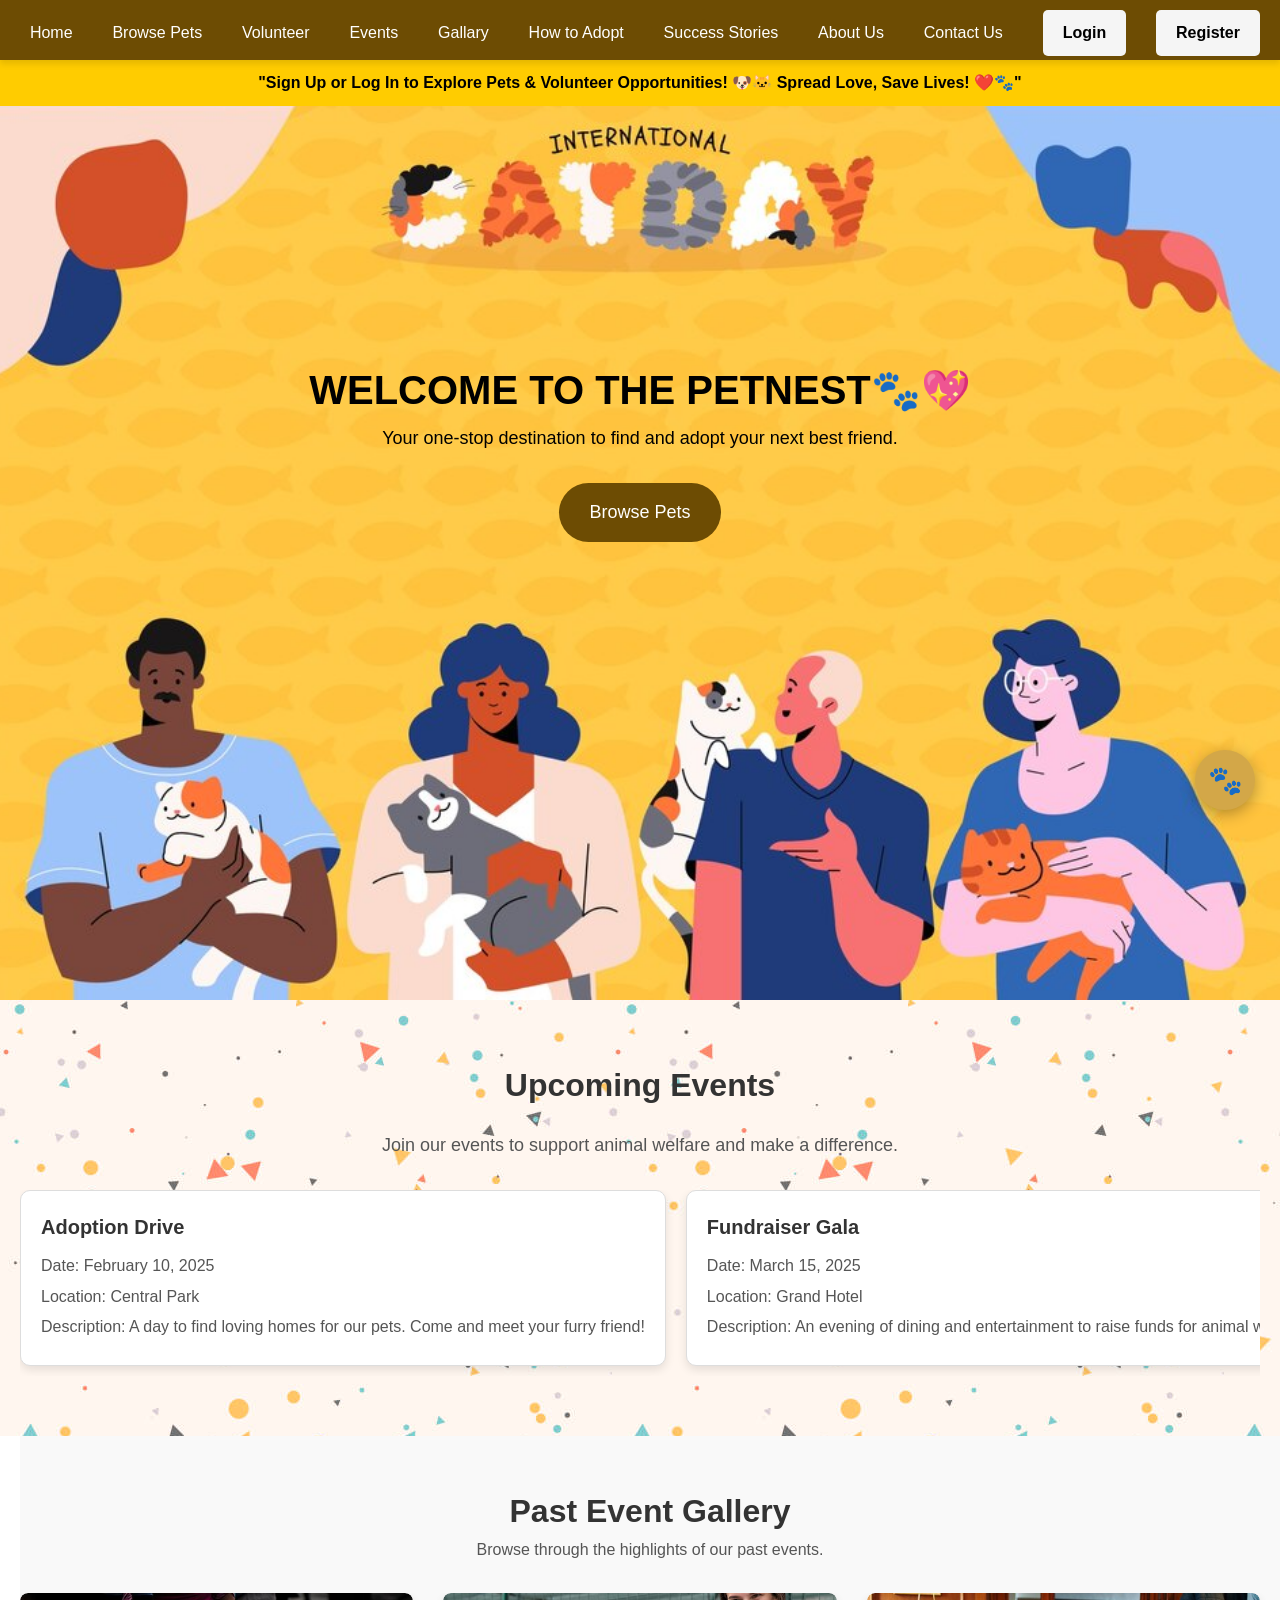
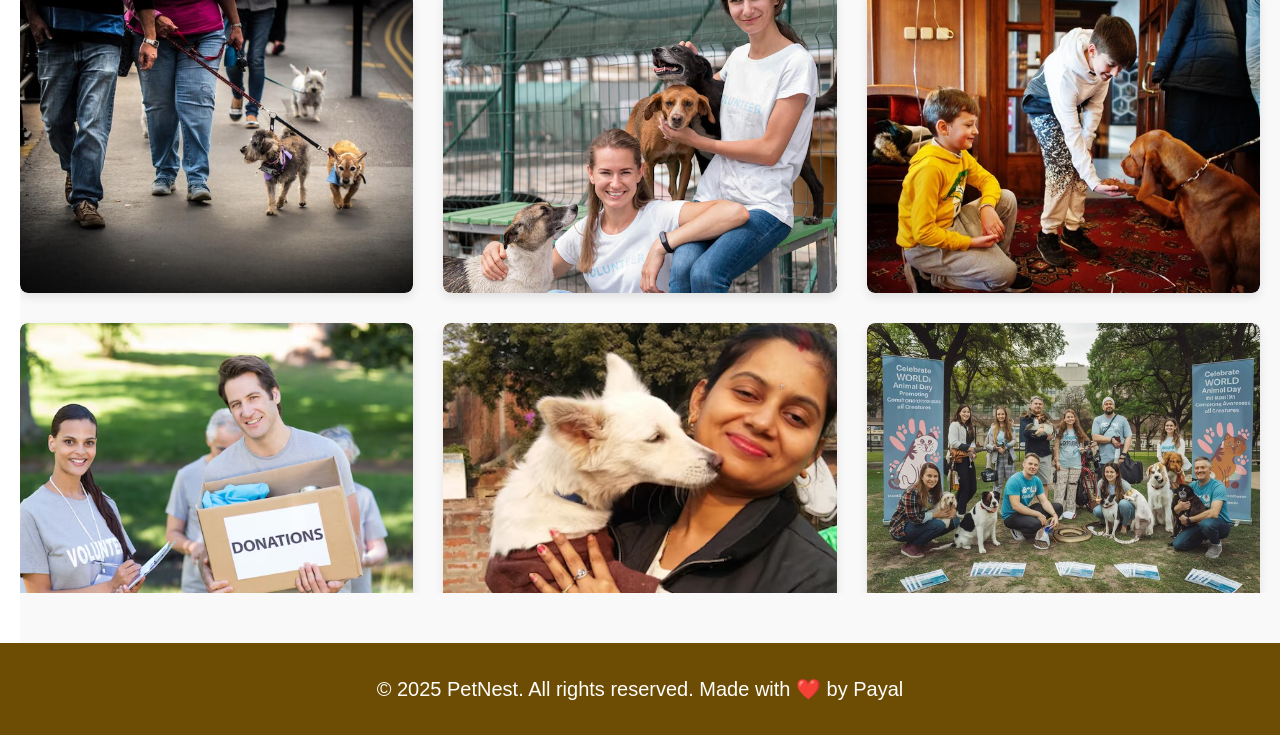
<file: index.html>
<!DOCTYPE html>
<html lang="en">
<head>
    <meta charset="UTF-8">
    <meta name="viewport" content="width=device-width, initial-scale=1.0">
    <title>index</title>
    <style>
      
        .modal {
            display: none;
            position: fixed;
            top: 0;
            left: 0;
            width: 100%;
            height: 100%;
            background: rgba(0, 0, 0, 0.5);
            justify-content: center;
            align-items: center;
        }
        .modal-content {
            background: white;
            padding: 20px;
            border-radius: 8px;
            text-align: center;
            width: 300px;
        }
        .close {
            float: right;
            cursor: pointer;
            font-size: 20px;
        }
        input {
            width: 100%;
            padding: 10px;
            margin: 10px 0;
            border: 1px solid #ccc;
            border-radius: 5px;
        }
      /* Announcement Bar Style */
.announcement-bar {
    background-color:  #ffcc00;
    color: #000;
    text-align: center;
    padding: 10px;
    font-weight: bold;
    font-size: 16px;
    width: 100%;
    position: fixed;
    top: 60px; /* Navbar ke neeche dikhane ke liye */
    z-index: 999; /* Ensure it stays above content */
}
.modal button{
    width: 100%;
    padding: 5px;
    background-color: #b18017;
    color: white;
    border: none;
    border-radius: 15px;
    font-size: 15px;
    cursor: pointer;
}

/* Ensure Page Content Starts After Announcement */
body {
    padding-top: 100px; /* Navbar (60px) + Announcement (40px) */
}


    </style>
     <link rel="stylesheet" href="css/styles.css">
</head>
<body>
  
   

    <header>
        <nav>
            <ul>
              
                <li><a href="#home" class="nav-link">Home</a></li>
                <li><a href="#pet-listing" class="nav-link">Browse Pets</a></li>
                <li><a href="#apply" class="nav-link"> Volunteer</a></li>
                <li><a href="#events" class="nav-link">Events</a></li>
                <li><a href="#gallery" class="nav-link">Gallary</a></li>
                <li><a href="adopt.html">How to Adopt</a></li>
                <li><a href="sucess.html">Success Stories</a></li>
                <li><a href="about.html" >About Us</a></li>
                <li><a href="contactus.html" >Contact Us</a></li>
                
                <!-- Buttons to Open Modals -->
                <button onclick="openModal('login-modal')">Login</button>
                <button onclick="openModal('register-modal')">Register</button>
    
            </ul>
        </nav>
    </header>
    <div class="announcement-bar">
        "Sign Up or Log In to Explore Pets & Volunteer Opportunities! 🐶🐱 Spread Love, Save Lives! ❤️🐾"
    </div>
    
    

    <!-- Login Modal -->
    <div id="login-modal" class="modal">
        <div class="modal-content">
            <span class="close" onclick="closeModal('login-modal')">&times;</span>
            <h2>Login</h2>
            <input type="text" id="login-email" placeholder="Email" required>
            <input type="password" id="login-password" placeholder="Password" required>
            <button onclick="login()">Login</button>
            <p onclick="openModal('register-modal')">Dont you have account?Register</p>
            <p id="login-error" style="color: red;"></p>
        </div>
    </div>

    <!-- Register Modal -->
    <div id="register-modal" class="modal">
        <div class="modal-content">
            <span class="close" onclick="closeModal('register-modal')">&times;</span>
            <h2>Register</h2>
            <input type="text" id="register-name" placeholder="Full Name" required>
            <input type="text" id="register-email" placeholder="Email" required>
            <input type="password" id="register-password" placeholder="Password" required>
            <button onclick="register()">Register</button>
            <p onclick="openModal('login-modal')">ALready Have Account?login</p>
            <p id="register-error" style="color: red;"></p>
        </div>
    </div>


    
    <!-- Home Section -->
<section id="home" class="page-section">
    <h2>Welcome to the PetNest🐾💖</h2>
    <p>Your one-stop destination to find and adopt your next best friend.</p>
    <a href="#pet-listing" class="cta-button">Browse Pets</a>
</section>


<!--event section-->
<section id="events" class="events-section">
    <div class="container">
        <h2>Upcoming Events</h2>
        <p>Join our events to support animal welfare and make a difference.</p>
        <div class="event-cards-scroll">
            <!-- Event Card 1 -->
            <div class="event-card">
                <h3>Adoption Drive</h3>
                <p>Date: February 10, 2025</p>
                <p>Location: Central Park</p>
                <p>Description: A day to find loving homes for our pets. Come and meet your furry friend!</p>
            </div>
            <!-- Event Card 2 -->
            <div class="event-card">
                <h3>Fundraiser Gala</h3>
                <p>Date: March 15, 2025</p>
                <p>Location: Grand Hotel</p>
                <p>Description: An evening of dining and entertainment to raise funds for animal welfare.</p>
            </div>
            <!-- Event Card 3 -->
            <div class="event-card">
                <h3>Pet Health Camp</h3>
                <p>Date: April 8, 2025</p>
                <p>Location: City Clinic</p>
                <p>Description: Free health check-ups and vaccinations for pets.</p>
            </div>
            <!-- Event Card 4 -->
            <div class="event-card">
                <h3>Volunteer Meetup</h3>
                <p>Date: May 20, 2025</p>
                <p>Location: Community Hall</p>
                <p>Description: Meet like-minded individuals and learn how you can contribute to animal care.</p>
            </div>
            <!-- Event Card 5 -->
            <div class="event-card">
                <h3>Pet Walkathon</h3>
                <p>Date: June 5, 2025</p>
                <p>Location: Riverside Park</p>
                <p>Description: Bring your pets for a fun walkathon to promote pet fitness and awareness.</p>
            </div>
            <!-- Event Card 6 -->
            <div class="event-card">
                <h3>Animal Awareness Workshop</h3>
                <p>Date: July 12, 2025</p>
                <p>Location: Public Library</p>
                <p>Description: Learn about animal rights and welfare from experts in the field.</p>
            </div>
            <!-- Event Card 7 -->
            <div class="event-card">
                <h3>Community Adoption Fair</h3>
                <p>Date: August 18, 2025</p>
                <p>Location: Green Valley Grounds</p>
                <p>Description: A fair where local shelters showcase animals available for adoption.</p>
            </div>
            
        </div>
    </div>
    
</section>



<!--gallary section-->
<section id="gallery" class="gallery-section">
    <div class="container">
        <h2>Past Event Gallery</h2>
        <p>Browse through the highlights of our past events.</p>
        <div class="gallery-wrapper">
            <!-- Gallery Item 1 -->
            <div class="gallery-item">
                <img src="images/event1.jpg" alt="Event 1" class="gallery-img">
                <div class="gallery-overlay">
                    <div class="overlay-text">Charity Walk</div>
                </div>
            </div>
            <!-- Gallery Item 2 -->
            <div class="gallery-item">
                <img src="images/event2.jpg" alt="Event 2" class="gallery-img">
                <div class="gallery-overlay">
                    <div class="overlay-text"> Animal Adoption Drive</div>
                </div>
            </div>
            <!-- Gallery Item 3 -->
            <div class="gallery-item">
                <img src="images/event3.jpg" alt="Event 3" class="gallery-img">
                <div class="gallery-overlay">
                    <div class="overlay-text"> Pet Care Workshop</div>
                </div>
            </div>
            <!-- Gallery Item 4 -->
            <div class="gallery-item">
                <img src="images/event4.jpg" alt="Event 4" class="gallery-img">
                <div class="gallery-overlay">
                    <div class="overlay-text"> Donation Collection</div>
                </div>
            </div>
                        <!-- Gallery Item 5 -->
        <div class="gallery-item">
            <img src="images/event5.jpg" alt="Event 5" class="gallery-img">
            <div class="gallery-overlay">
                <div class="overlay-text"> Pet Adoption Success</div>
            </div>
        </div>
        <!-- Gallery Item 6 -->
        <div class="gallery-item">
            <img src="images/event6.jpg" alt="Event 6" class="gallery-img">
            <div class="gallery-overlay">
                <div class="overlay-text"> Volunteer Meet-up</div>
            </div>
        </div>
        <!-- Gallery Item 7 -->
        <div class="gallery-item">
            <img src="images/event7.jpg" alt="Event 7" class="gallery-img">
            <div class="gallery-overlay">
                <div class="overlay-text"> Fundraising Dinner</div>
            </div>
        </div>
        <!-- Gallery Item 8 -->
        <div class="gallery-item">
            <img src="images/event8.jpg" alt="Event 8" class="gallery-img">
            <div class="gallery-overlay">
                <div class="overlay-text"> Shelter Renovation</div>
            </div>
        </div>
        <!-- Gallery Item 9 -->
        <div class="gallery-item">
            <img src="images/event9.jpg" alt="Event 9" class="gallery-img">
            <div class="gallery-overlay">
                <div class="overlay-text"> Awareness Campaign</div>
            </div>
        </div>
        <!-- Gallery Item 10 -->
        <div class="gallery-item">
            <img src="images/event10.jpg" alt="Event 10" class="gallery-img">
            <div class="gallery-overlay">
                <div class="overlay-text"> Pet Fashion Show</div>
            </div>
        </div>
        <!-- Gallery Item 11 -->
        <div class="gallery-item">
            <img src="images/event11.jpg" alt="Event 11" class="gallery-img">
            <div class="gallery-overlay">
                <div class="overlay-text"> Community Awareness</div>
            </div>
        </div>
        <!-- Gallery Item 12 -->
        <div class="gallery-item">
            <img src="images/event12.jpg" alt="Event 12" class="gallery-img">
            <div class="gallery-overlay">
                <div class="overlay-text"> Adopt a Senior Pet</div>
            </div>
        </div>
    
        </div>
    </div>
</section>
    
<!-- AI Assistant -->
<div id="ai-assistant">

    <!-- Floating Button -->
    <button id="ai-toggle" onclick="toggleAI()">
        🐾
    </button>

    <!-- Chat Box -->
    <div id="ai-chatbox">

        <div id="ai-header">
            <span>🐾 PetNest Assistant</span>
            <button onclick="toggleAI()">×</button>
        </div>

        <div id="ai-messages">
            <div class="ai-message bot">
                👋 Hi! I'm PetNest Assistant.<br>
                How can I help you?
            </div>
        </div>

        <div id="ai-input-area">

            <input
                type="text"
                id="ai-input"
                placeholder="Ask me something..."
            >

            <button onclick="sendAIMessage()">➤</button>

        </div>

    </div>

</div>



<footer id="footer">
    <div class="container">
        <p>&copy; 2025 PetNest. All rights reserved. Made with ❤️ by Payal  </p>
       
    </div>
</footer>


<script src="js/script.js"></script>

    <script>
        function openModal(id) {
            document.getElementById(id).style.display = 'flex';
        }

        function closeModal(id) {
            document.getElementById(id).style.display = 'none';
        }

        function login() {
            const email = document.getElementById('login-email').value;
            const password = document.getElementById('login-password').value;
            
            fetch('login.jsp', {
                method: 'POST',
                headers: { 'Content-Type': 'application/x-www-form-urlencoded' },
                body: `email=${email}&password=${password}`
            })
            .then(response => response.text())
            .then(data => {
                if (data.trim() === 'success') {
                    alert('Login successful!');
                    closeModal('login-modal');
                    window.location.href = 'dashboard.jsp';
                } else {
                    document.getElementById('login-error').innerText = 'Invalid email or password!';
                }
            });
        }

        function register() {
            const name = document.getElementById('register-name').value;
            const email = document.getElementById('register-email').value;
            const password = document.getElementById('register-password').value;

            fetch('register.jsp', {
                method: 'POST',
                headers: { 'Content-Type': 'application/x-www-form-urlencoded' },
                body: `name=${name}&email=${email}&password=${password}`
            })
            .then(response => response.text())
            .then(data => {
                if (data.trim() === 'success') {
                    alert('Registration successful! Please login.');
                    closeModal('register-modal');
                } else {
                    document.getElementById('register-error').innerText = 'Error registering user!';
                }
            });
        }
    </script>
    <script src="js/ai-assistant.js"></script>
</body>
</html>
</file>
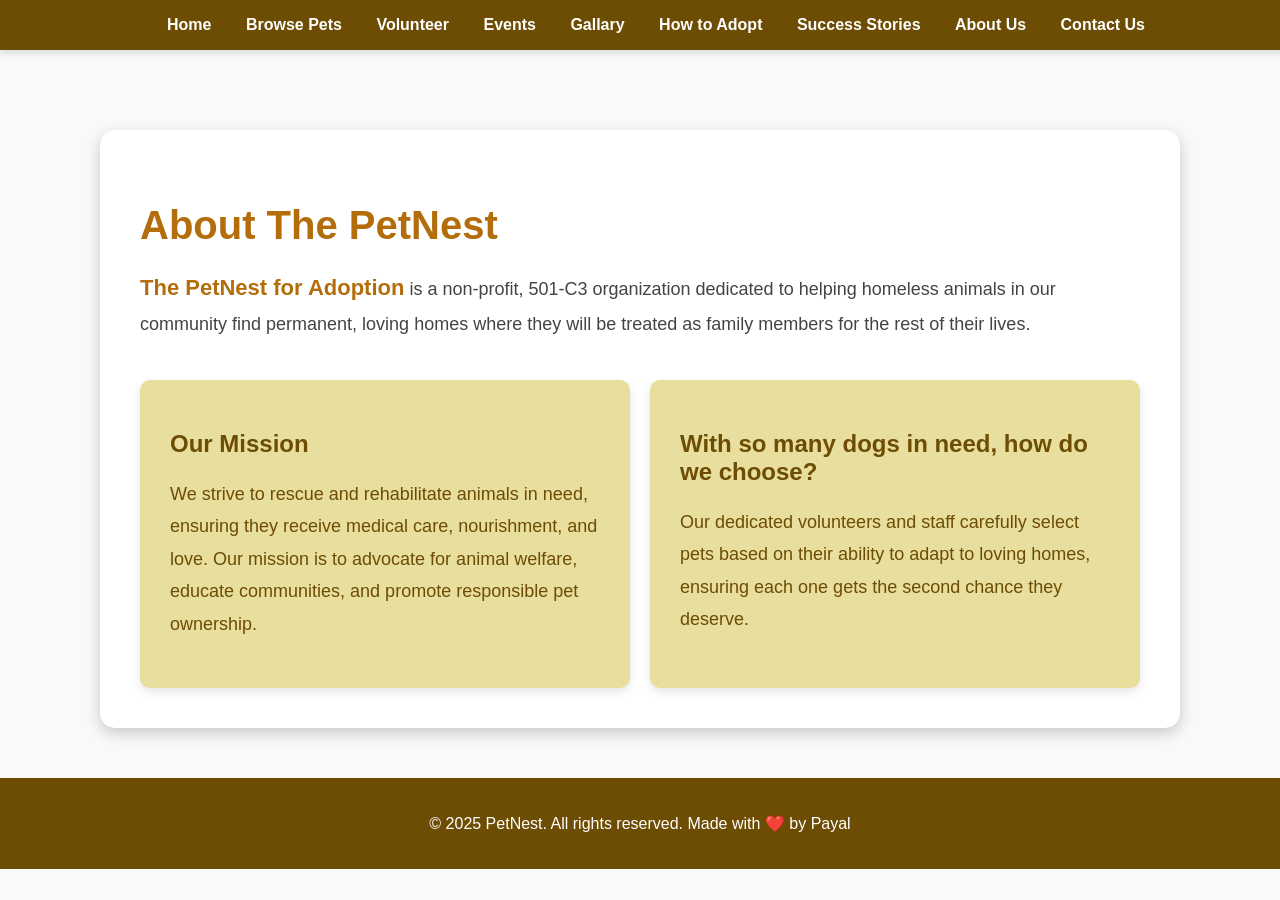
<file: about.html>
<!DOCTYPE html>
<html>
<head>
    <meta charset="UTF-8">
    <title>About Us - The PetNest</title>
    <style>
        body {
            font-family: 'Poppins', sans-serif;
            background-color: #f8f9fa;
            margin: 0;
            padding-top: 80px;
            text-align: center;
        }
        
        /* Header */
        header {
            background-color: #6d4c03;
            padding: 1rem;
            position: fixed;
            top: 0;
            width: 100%;
            z-index: 1000;
            box-shadow: 0 4px 6px rgba(0, 0, 0, 0.1);
        }
        header nav ul {
            list-style: none;
            padding: 0;
            margin: 0;
            text-align: center;
        }
        header nav ul li {
            display: inline;
            margin: 0 15px;
        }
        header nav ul li a {
            text-decoration: none;
            color: white;
            font-weight: bold;
            font-size: 16px;
        }

        /* About Us Section */
        .about-container {
            max-width: 1000px;
            margin: 50px auto;
            padding: 40px;
            background: white;
            border-radius: 15px;
            box-shadow: 0px 5px 15px rgba(0, 0, 0, 0.2);
            text-align: left;
        }
        .about-container h2 {
            color: #b36d0a;
            font-size: 2.5em;
            margin-bottom: 20px;
            font-weight: bold;
        }
        .about-container p {
            font-size: 18px;
            color: #444;
            line-height: 1.8;
        }
        .highlight {
            font-weight: bold;
            color: #b36d0a;
            font-size: 22px;
        }
        
        .grid-container {
            display: grid;
            grid-template-columns: repeat(2, 1fr);
            gap: 20px;
            margin-top: 40px;
        }
        .grid-item {
            padding: 30px;
            background-color: #e8de9e;
            border-radius: 10px;
            box-shadow: 0px 4px 10px rgba(0, 0, 0, 0.1);
        }
        .grid-item h2 {
            color: #6d4c03;
            font-size: 24px;
            font-weight: bold;
        }
        .grid-item p {
            color: #6d4c03;
            font-size: 18px;
        }
        
        .impact-container {
            margin-top: 40px;
            text-align: center;
        }
        .impact-container h2 {
            color: #d63384;
            font-size: 2.5em;
            font-weight: bold;
            margin-bottom: 20px;
        }
        .impact-grid {
            display: grid;
            grid-template-columns: repeat(2, 1fr);
            gap: 20px;
            padding: 20px;
        }
        .impact-item {
            background-color: #ffe6f2;
            padding: 20px;
            border-radius: 10px;
            box-shadow: 0px 4px 10px rgba(0, 0, 0, 0.1);
            display: flex;
            align-items: center;
            justify-content: space-between;
        }
        .impact-item img {
            width: 100px;
            height: auto;
            border-radius: 50%;
        }
        .impact-text {
            flex-grow: 1;
            text-align: center;
        }
        .impact-text h3 {
            color: #0d6efd;
            font-size: 24px;
            font-weight: bold;
        }
        .impact-number {
            font-size: 32px;
            font-weight: bold;
            color: #d6a533;
            background-color: #0d6efd;
            padding: 20px;
            border-radius: 50%;
            color: white;
        }

        /* Footer */
        footer {
            background-color: #6d4c03;
            color: white;
            text-align: center;
            padding: 20px 0;
            margin-top: 50px;
        }
    </style>
</head>
<body>
    <header>
        <nav>
            <ul>
                <li><a href="dashboard.jsp#home" class="nav-link">Home</a></li>
                <li><a href="dashboard.jsp#pet-listing" class="nav-link">Browse Pets</a></li>
                <li><a href="dashboard.jsp#apply" class="nav-link"> Volunteer</a></li>
                <li><a href="dashboard.jsp#events" class="nav-link">Events</a></li>
                <li><a href="dashboard.jsp#gallery" class="nav-link">Gallary</a></li>
                <li><a href="adopt.html">How to Adopt</a></li>
                <li><a href="sucess.html">Success Stories</a></li>
                <li><a href="about.html" >About Us</a></li>
                <li><a href="contactus.html" >Contact Us</a></li>

            </ul>
        </nav>
    </header>
    
    <div class="about-container">
        <h2>About The PetNest</h2>
        <p><span class="highlight">The PetNest for Adoption</span> is a non-profit, 501-C3 organization dedicated to helping homeless animals in our community find permanent, loving homes where they will be treated as family members for the rest of their lives.</p>
        
        <div class="grid-container">
            <div class="grid-item">
                <h2>Our Mission</h2>
                <p>We strive to rescue and rehabilitate animals in need, ensuring they receive medical care, nourishment, and love. Our mission is to advocate for animal welfare, educate communities, and promote responsible pet ownership.</p>
            </div>
            <div class="grid-item">
                <h2>With so many dogs in need, how do we choose?</h2>
                <p>Our dedicated volunteers and staff carefully select pets based on their ability to adapt to loving homes, ensuring each one gets the second chance they deserve.</p>
            </div>
        </div>
    </div>
    
  
    
   
    <footer id="footer">
        <div class="container">
            <p>&copy; 2025 PetNest. All rights reserved. Made with ❤️ by Payal  </p>
           
        </div>
    </footer>
</body>
</html>
</file>
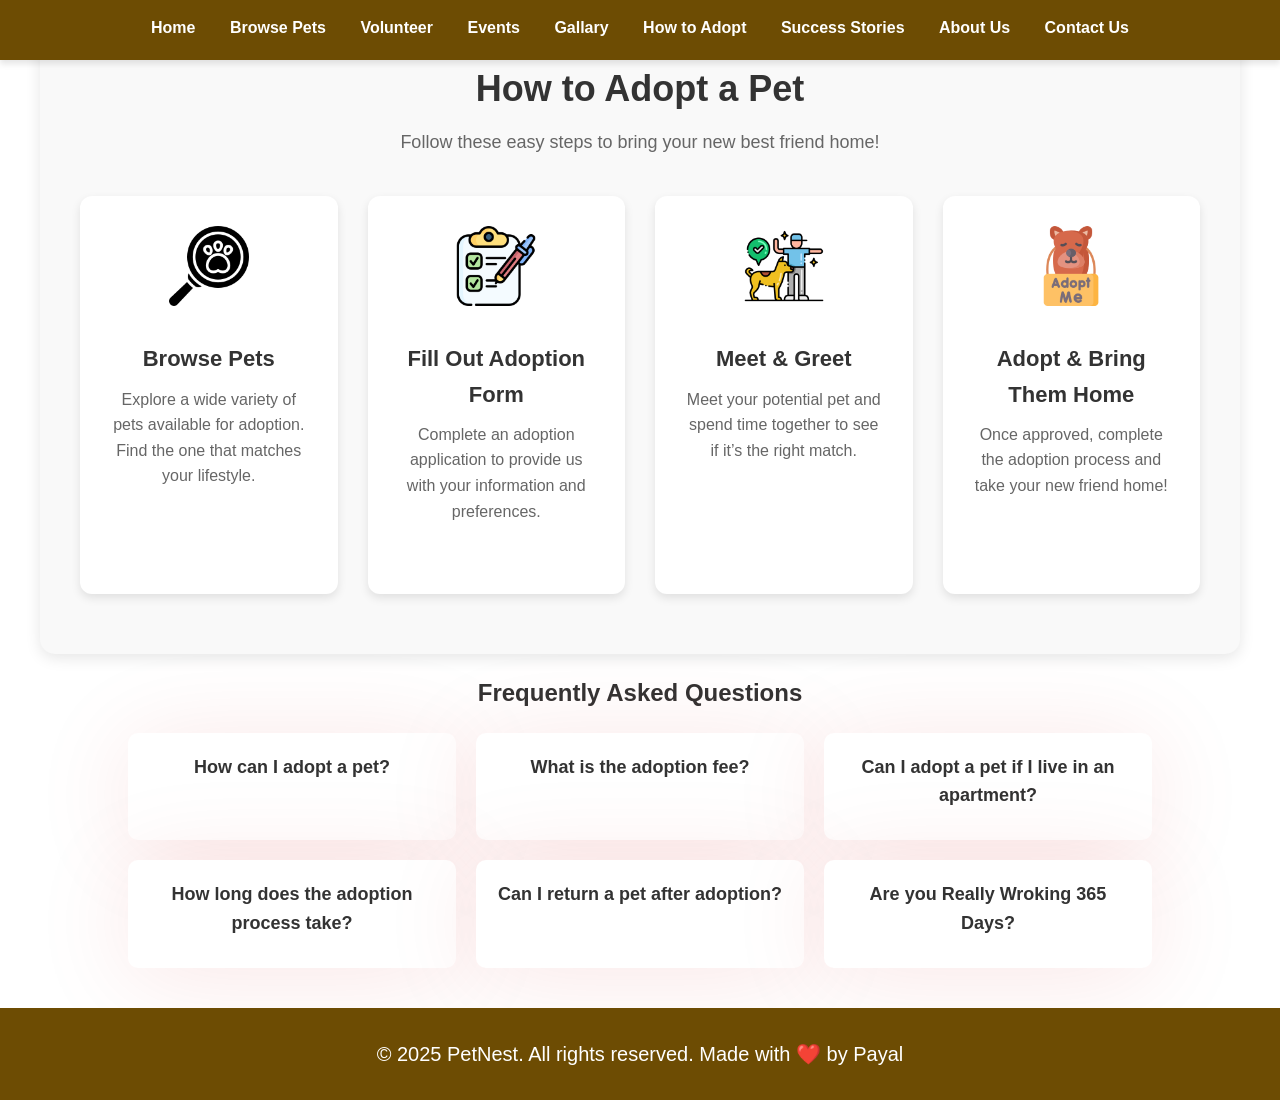
<file: adopt.html>
<html>
    <head>
        <meta charset="UTF-8">
        <title>

        </title>
        <style>
             * {
    margin: 0;
    padding: 0;
    box-sizing: border-box;
    font-family: Arial, sans-serif;
}
body {
    line-height: 1.6;
    color: #333;
}

/* Header */
header {
    background-color: #6d4c03;
    padding: 1rem;
    position: fixed;
    top: 0;
    width: 100%;
    z-index: 1000;
    box-shadow: 0 4px 6px rgba(0, 0, 0, 0.1);
    height: 60px;
}
nav button {
    padding: 10px 20px;
    background-color: whitesmoke; 
    color: black;
    font-size: 16px;
    font-weight: 600;
    border: none;
    border-radius: 5px;
    cursor: pointer;
   
    margin-left: 10px; /* Add space between the buttons */
}
header nav ul {
    list-style: none;
    padding: 15px;
    margin-bottom:2px ;
    text-align: center;
}

header nav ul li {
    display: inline;
    margin: 0 15px;
}

header nav ul li a {
    text-decoration: none;
    color: white;
    font-weight: bold;
}

header, footer {
    width: 100%;
    margin: 0;
    padding: 0;
}
/* Adoption Section Styling */
.adoption-container {
    text-align: center;
    padding: 60px 40px;
    background-color: #f9f9f9;
    max-width: 1200px;
    margin: 0 auto;
    border-radius: 15px;
    box-shadow: 0 4px 15px rgba(0, 0, 0, 0.1);
}

.adoption-container h2 {
    font-size: 36px;
    color: #333;
    margin-bottom: 10px;
}

.adoption-container p {
    font-size: 18px;
    color: #666;
    margin-bottom: 40px;
}

/* 4-Column Grid Layout */
.adoption-steps {
    display: grid;
    grid-template-columns: repeat(4, 1fr); /* 4 cards in a row */
    gap: 30px;
    justify-content: center;
    align-items: stretch;
}

/* Individual Step Card */
.step {
    background: #fff;
    border-radius: 12px;
    padding: 30px;
    box-shadow: 0 4px 10px rgba(0, 0, 0, 0.1);
    transition: transform 0.3s ease, box-shadow 0.3s ease;
    text-align: center;
}

.step:hover {
    transform: translateY(-10px);
    box-shadow: 0 8px 20px rgba(0, 0, 0, 0.2);
}

/* Step Icons */
.step-icon img {
    width: 80px;
    height: 80px;
    margin-bottom: 20px;
    transition: transform 0.3s;
}

.step:hover .step-icon img {
    transform: scale(1.1);
}

/* Step Titles */
.step h3 {
    font-size: 22px;
    color: #333;
    margin: 15px 0 10px;
}

/* Step Descriptions */
.step p {
    font-size: 16px;
    color: #666;
    line-height: 1.6;
}

/* Footer Section */

#footer {
    background-color:#6d4c03;
    color: #fff;
    padding: 20px 0;
    text-align: center;
    position: relative;
   
    width: 100%;
}

#footer .container {
    max-width: 1500px;
    margin: 0 auto;
    margin-bottom: 2px;
   
}

#footer p {
    margin: 10px 0;
    font-size: 20px;
    color: white;
}



#footer .social-icon img {
    width: 35px;
    height: 35px;
    transition: transform 0.3s ease;
}
/* FAQ Section */
.faq-section {
    width: 80%;
    max-width: 1100px;
    margin: auto;
    text-align: center;
    margin-bottom: 40px;
    margin-top: 20px;
}
.faq-container {
    margin-top: 20px;
    display: grid;
    grid-template-columns: repeat(auto-fit, minmax(300px, 1fr));
    gap: 20px;
   
}
.faq-item {
    background: white;
    padding: 20px;
    border-radius: 10px;
    box-shadow: 0 8px 100px rgba(203, 6, 6, 0.1);
    cursor: pointer;
    transition: transform 0.3s ease;
}
.faq-item:hover {
    transform: translateY(-5px);
}
.question {
    font-size: 18px;
    font-weight: bold;
    margin-bottom: 10px;
}
.answer {
    font-size: 16px;
    color: #555;
    line-height: 1.5;
    max-height: 0;
    overflow: hidden;
    transition: max-height 0.4s ease-in-out, opacity 0.4s ease-in-out;
    opacity: 0;
}
.faq-item.open .answer {
    max-height: 200px;
    opacity: 1;
}






        </style>
    </head>
    <body>
        <header>
            <nav>
                <ul>
                    <li><a href="dashboard.jsp#home" class="nav-link">Home</a></li>
                    <li><a href="dashboard.jsp#pet-listing" class="nav-link">Browse Pets</a></li>
                    <li><a href="dashboard.jsp#apply" class="nav-link"> Volunteer</a></li>
                    <li><a href="dashboard.jsp#events" class="nav-link">Events</a></li>
                    <li><a href="dashboard.jsp#gallery" class="nav-link">Gallary</a></li>
                    <li><a href="adopt.html">How to Adopt</a></li>
                    <li><a href="sucess.html">Success Stories</a></li>
                    <li><a href="about.html" >About Us</a></li>
                    <li><a href="contactus.html" >Contact Us</a></li>
    
                </ul>
            </nav>
        </header>
        
       <!-- Adoption Process Section -->
<div class="adoption-container">
    <h2>How to Adopt a Pet</h2>
    <p>Follow these easy steps to bring your new best friend home!</p>
    
    <div class="adoption-steps">
        <div class="step">
            <div class="step-icon">
                <img src="images/browse.png" alt="Browse Pets">
            </div>
            <h3>Browse Pets</h3>
            <p>Explore a wide variety of pets available for adoption. Find the one that matches your lifestyle.</p>
        </div>
        <div class="step">
            <div class="step-icon">
                <img src="images/form.png" alt="Fill Out Adoption Form">
            </div>
            <h3>Fill Out Adoption Form</h3>
            <p>Complete an adoption application to provide us with your information and preferences.</p>
        </div>
        <div class="step">
            <div class="step-icon">
                <img src="images/meet.png" alt="Meet & Greet">
            </div>
            <h3>Meet & Greet</h3>
            <p>Meet your potential pet and spend time together to see if it’s the right match.</p>
        </div>
        <div class="step">
            <div class="step-icon">
                <img src="images/adopt.png" alt="Adopt & Bring Them Home">
            </div>
            <h3>Adopt & Bring Them Home</h3>
            <p>Once approved, complete the adoption process and take your new friend home!</p>
        </div>
    </div>
</div>



    <!--faq section-->
<section class="faq-section" id="faq">
    <h2>Frequently Asked Questions</h2>
    <div class="faq-container">
        <div class="faq-item">
            <h3 class="question">How can I adopt a pet?</h3>
            <p class="answer">To adopt a pet, browse our listings, click "Adopt Me," and submit an application. Our team will review your details.</p>
        </div>
        <div class="faq-item">
            <h3 class="question">What is the adoption fee?</h3>
            <p class="answer">The adoption fee covers care, food, and medical expenses. Fee details are available on each pet's profile.</p>
        </div>
        <div class="faq-item">
            <h3 class="question">Can I adopt a pet if I live in an apartment?</h3>
            <p class="answer">Yes, as long as the pet's needs are met. We assess compatibility before approval.</p>
        </div>
        <div class="faq-item">
            <h3 class="question">How long does the adoption process take?</h3>
            <p class="answer">It typically takes 1-2 weeks. We ensure a smooth process for both adopters and pets.</p>
        </div>
        <div class="faq-item">
            <h3 class="question">Can I return a pet after adoption?</h3>
            <p class="answer">We encourage thoughtful adoption, but if needed, contact us to arrange a safe return.</p>
        </div>
        <div class="faq-item">
            <h3 class="question">Are you Really Wroking 365 Days?</h3>
            <p class="answer">Yes,the animals need care every day! We work and need volunteer help every day of the year, even major holidays and even in inclement weather.  </p>
        </div>
    </div>
</section>
<footer id="footer">
    <div class="container">
        <p>&copy; 2025 PetNest. All rights reserved. Made with ❤️ by Payal </p>
       
    </div>
</footer>
<script>// Toggle FAQ answers visibility
    document.querySelectorAll('.faq-item').forEach(item => {
        item.addEventListener('click', () => {
            item.classList.toggle('open');
        });
    });</script>
    </body>

</html>
</file>
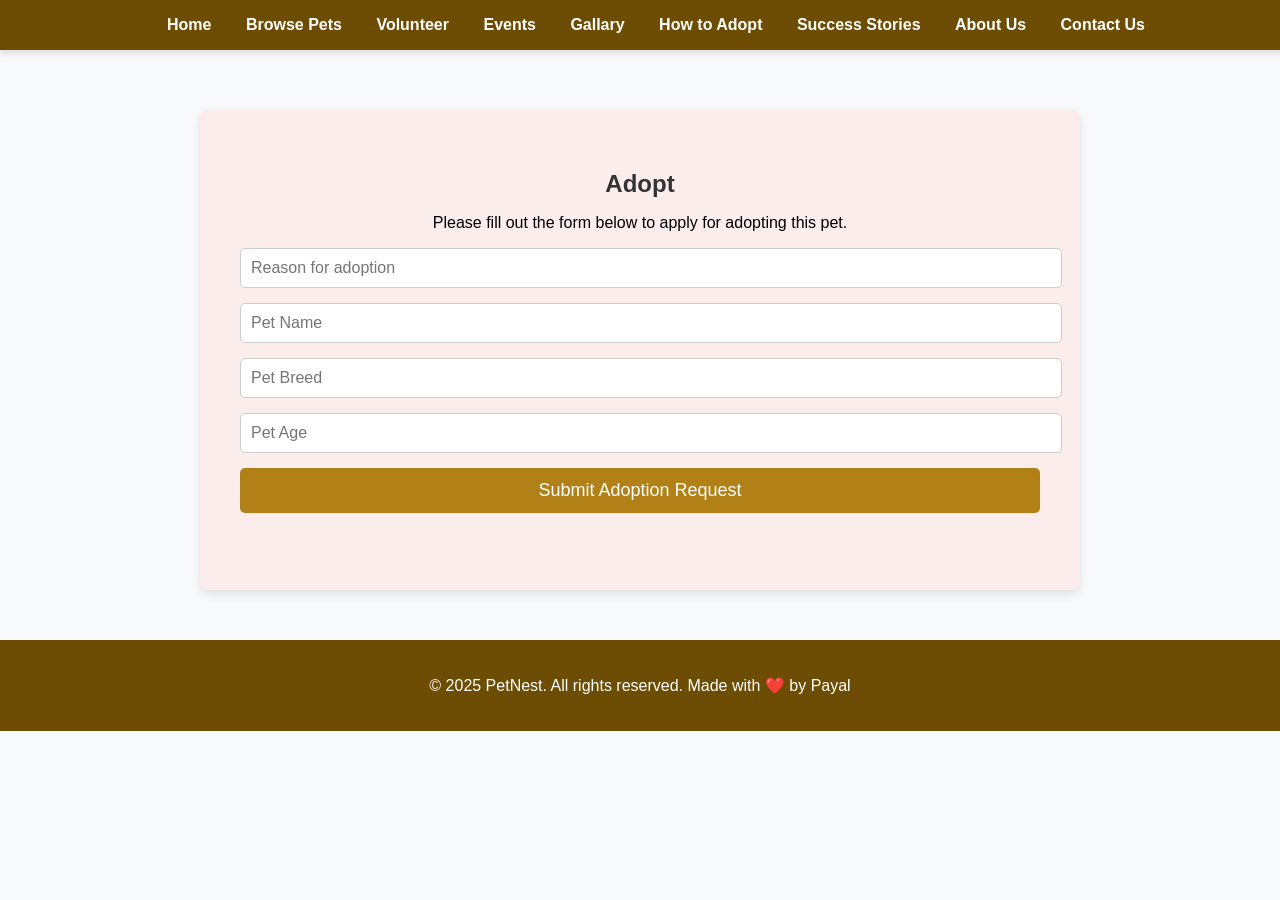
<file: adopt_form.html>
<!DOCTYPE html>
<html lang="en">
<head>
    <meta charset="UTF-8">
    <meta name="viewport" content="width=device-width, initial-scale=1.0">
    <title>Adopt a Pet</title>
    <style>
         body {
            font-family: 'Poppins', sans-serif;
            background-color: #f8f9fa;
            margin: 0;
            padding-top: 80px;
            text-align: center;
        }
        
        /* General styling for form */
.adopt-form {
    width: 100%;
    max-width: 800px;
    margin: 0 auto;
    padding: 40px;
    background-color: #fceded;
    border-radius: 8px;
    box-shadow: 0 4px 10px rgba(0, 0, 0, 0.1);
    height: 400px;
    margin-top: 30px;
}

/* Form header */
.adopt-form h2 {
    text-align: center;
    font-size: 24px;
    color: #333;
    margin-bottom: 10px;
}

/* Styling for form inputs */
.adopt-form input,
.adopt-form textarea,
.adopt-form select {
    width: 100%;
    padding: 10px;
    margin-bottom: 15px;
    border: 1px solid #ccc;
    border-radius: 5px;
    font-size: 16px;
   
}

/* Styling for buttons */
.adopt-form button {
    width: 100%;
    padding: 12px;
    background-color: #b18017;
    color: white;
    border: none;
    border-radius: 5px;
    font-size: 18px;
    cursor: pointer;
}

.adopt-form button:hover {
    background-color:  #6d4c03;
}

/* Label styling */
.adopt-form label {
    font-size: 16px;
    color: #333;
    margin-bottom: 8px;
    display: block;
}

/* Error message styling */
.error-message {
    color: red;
    font-size: 14px;
    margin-top: -10px;
    margin-bottom: 15px;
}
 /* Header */
 header {
            background-color: #6d4c03;
            padding: 1rem;
            position: fixed;
            top: 0;
            width: 100%;
            z-index: 1000;
            box-shadow: 0 4px 6px rgba(0, 0, 0, 0.1);
        }
        header nav ul {
            list-style: none;
            padding: 0;
            margin: 0;
            text-align: center;
        }
        header nav ul li {
            display: inline;
            margin: 0 15px;
        }
        header nav ul li a {
            text-decoration: none;
            color: white;
            font-weight: bold;
            font-size: 16px;
        }
         /* Footer */
         footer {
            background-color: #6d4c03;
            color: white;
            text-align: center;
            padding: 20px 0;
            margin-top: 50px;
        }
    </style>
</head>
<body>

    <header>
        <nav>
            <ul>
                <li><a href="dashboard.jsp#home" class="nav-link">Home</a></li>
                <li><a href="dashboard.jsp#pet-listing" class="nav-link">Browse Pets</a></li>
                <li><a href="dashboard.jsp#apply" class="nav-link"> Volunteer</a></li>
                <li><a href="dashboard.jsp#events" class="nav-link">Events</a></li>
                <li><a href="dashboard.jsp#gallery" class="nav-link">Gallary</a></li>
                <li><a href="adopt.html">How to Adopt</a></li>
                <li><a href="sucess.html">Success Stories</a></li>
                <li><a href="about.html" >About Us</a></li>
                <li><a href="contactus.html" >Contact Us</a></li>

            </ul>
        </nav>
    </header>

    <section class="adopt-form">
        <h2>Adopt <span id="pet-name"></span></h2>
        <p>Please fill out the form below to apply for adopting this pet.</p>
        
        <form action="process_adoption.jsp" method="POST">
            <input type="text" name="reason" placeholder="Reason for adoption"  required>
            <input type="text" name="pet_name" id="pet_name" placeholder="Pet Name" required>
            <input type="text" name="pet_breed" id="pet_breed" placeholder="Pet Breed" required>
            <input type="text" name="pet_age" id="pet_age" placeholder="Pet Age"  required>
            <button type="submit">Submit Adoption Request</button>
        </form>
        
    </section>

    <script>
 
        // On page load, retrieve the selected pet details from localStorage
        document.addEventListener('DOMContentLoaded', function() {
            const pet = JSON.parse(localStorage.getItem('selectedPet'));
            if (pet) {
                // Dynamically show the pet's name on the form
                document.getElementById('pet-name').innerText = pet.name;
            } else {
                console.error("No pet data found in localStorage.");
            }
        });
    </script>
    <footer id="footer">
        <div class="container">
            <p>&copy; 2025 PetNest. All rights reserved. Made with ❤️ by Payal  </p>
           
        </div>
    </footer>
</body>
</html>
</file>
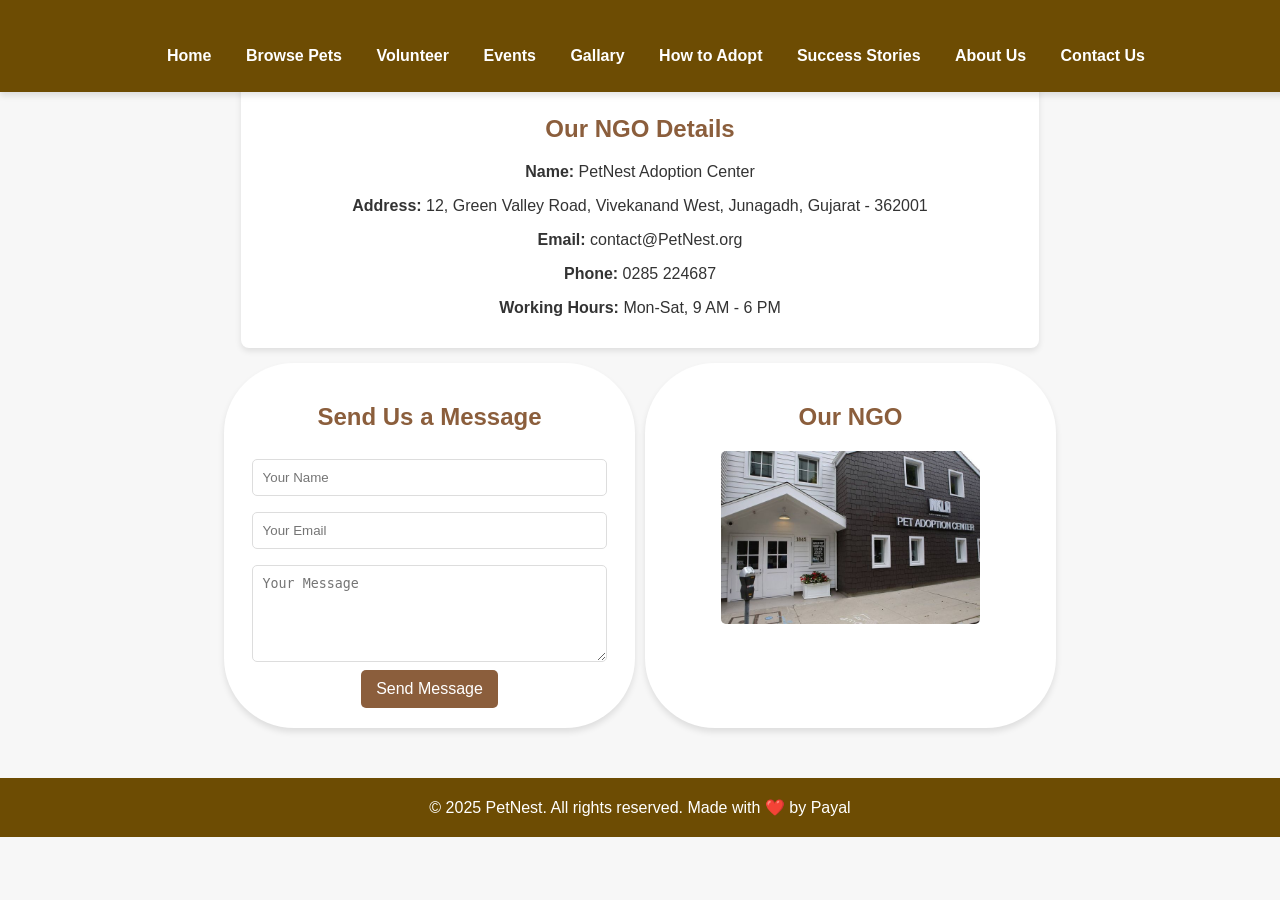
<file: contactus.html>
<!DOCTYPE html>
<html lang="en">
<head>
    <meta charset="UTF-8">
    <title>Contact Us - PetNest Adoption</title>
   
    <style>
        /* General Styles */
        body {
            font-family: Arial, sans-serif;
            margin: 0;
            padding: 0;
            background: #f7f7f7;
            color: #333;
        }

        /* NGO Details */
        .ngo-details {
            background: #fff;
            padding: 15px;
            margin: 15px auto;
            width: 60%;
            border-radius: 8px;
            box-shadow: 0 3px 6px rgba(0, 0, 0, 0.1);
            text-align: center;
            margin-top: 80px;
        }

        .ngo-details h2 {
            color: #8B5E3C;
        }

        /* Flexbox Layout for Form & NGO Image */
        .contact-container {
            display: flex;
            justify-content: center;
            align-items: stretch;
            gap: 10px;
            width: 65%;
            margin: auto;
            flex-wrap: wrap;
        }

        /* Contact Form */
        .contact-form, .ngo-image-container {
            background: white;
            padding: 20px;
            border-radius: 70px;
            box-shadow: 0 4px 6px rgba(0, 0, 0, 0.1);
            flex: 1;
            min-width: 300px;
            text-align: center;
        }

        .contact-form h2, .ngo-image-container h2 {
            color: #8B5E3C;
        }

        .contact-form form {
            display: flex;
            flex-direction: column;
            align-items: center;
        }

        .contact-form input,
        .contact-form textarea {
            width: 90%;
            max-width: 450px;
            padding: 10px;
            margin: 8px 0;
            border: 1px solid #ddd;
            border-radius: 5px;
        }

        .contact-form button {
            background: #8B5E3C;
            color: white;
            border: none;
            padding: 10px 15px;
            cursor: pointer;
            border-radius: 5px;
            font-size: 16px;
        }

        .contact-form button:hover {
            background: #6d452d;
        }

        /* NGO Image Styling */
        .ngo-image-container img {
            width: 70%;
            height: auto;
            border-radius: 5px;
        }

        

        /* Footer Section */
footer {
    background-color: #6d4c03;
    color: white;
    text-align: center;
    padding: 20px 0;
    margin-top: 50px;
}

footer p {
    font-size: 1em;
    margin: 0;
}



/* Header */
header {
    background-color: #6d4c03;
    padding: 1rem;
    position: fixed;
    top: 0;
    width: 100%;
    z-index: 1000;
    box-shadow: 0 4px 6px rgba(0, 0, 0, 0.1);
    height: 60px;
}
nav button {
    padding: 10px 20px;
    background-color: whitesmoke; 
    color: black;
    font-size: 16px;
    font-weight: 600;
    border: none;
    border-radius: 5px;
    cursor: pointer;
   
    margin-left: 10px; /* Add space between the buttons */
}
header nav ul {
    list-style: none;
    padding: 15px;
    margin-bottom:2px ;
    text-align: center;
}

header nav ul li {
    display: inline;
    margin: 0 15px;
}

header nav ul li a {
    text-decoration: none;
    color: white;
    font-weight: bold;
}


    </style>
</head>
<body>
   
       
    <header>
        <nav>
            <ul>
                <li><a href="dashboard.jsp#home" class="nav-link">Home</a></li>
                <li><a href="dashboard.jsp#pet-listing" class="nav-link">Browse Pets</a></li>
                <li><a href="dashboard.jsp#apply" class="nav-link"> Volunteer</a></li>
                <li><a href="dashboard.jsp#events" class="nav-link">Events</a></li>
                <li><a href="dashboard.jsp#gallery" class="nav-link">Gallary</a></li>
                <li><a href="adopt.html">How to Adopt</a></li>
                <li><a href="sucess.html">Success Stories</a></li>
                <li><a href="about.html" >About Us</a></li>
                <li><a href="contactus.html" >Contact Us</a></li>

            </ul>
        </nav>
    </header>
        
    <main>
        <section class="ngo-details">
            <h2>Our NGO Details</h2>
            <p><strong>Name:</strong> PetNest Adoption Center</p>
            <p><strong>Address:</strong> 12, Green Valley Road, Vivekanand West, Junagadh, Gujarat - 362001</p>
            <p><strong>Email:</strong> contact@PetNest.org</p>
            <p><strong>Phone:</strong> 0285 224687</p>
            <p><strong>Working Hours:</strong> Mon-Sat, 9 AM - 6 PM</p>
        </section>
        
        <div class="contact-container">
            <section class="contact-form">
                <h2>Send Us a Message</h2>
                <form  action="process_contactus.jsp" method="POST">
                    <input type="text" name="name" placeholder="Your Name" required>
                    <input type="email" name="email" placeholder="Your Email" required>
                    <textarea name="message" placeholder="Your Message" rows="5" required></textarea>
                    <button type="submit">Send Message</button>
                </form>
            </section>
            
            <section class="ngo-image-container">
                <h2>Our NGO</h2>
                <img src="images/center.jpg" alt="Happy Paws Adoption Center">
            </section>
        </div>
    </main>
    
    <footer id="footer">
        <div class="container">
            <p>&copy; 2025 PetNest. All rights reserved. Made with ❤️ by Payal  </p>
           
        </div>
    </footer>
</body>
</html>
</file>
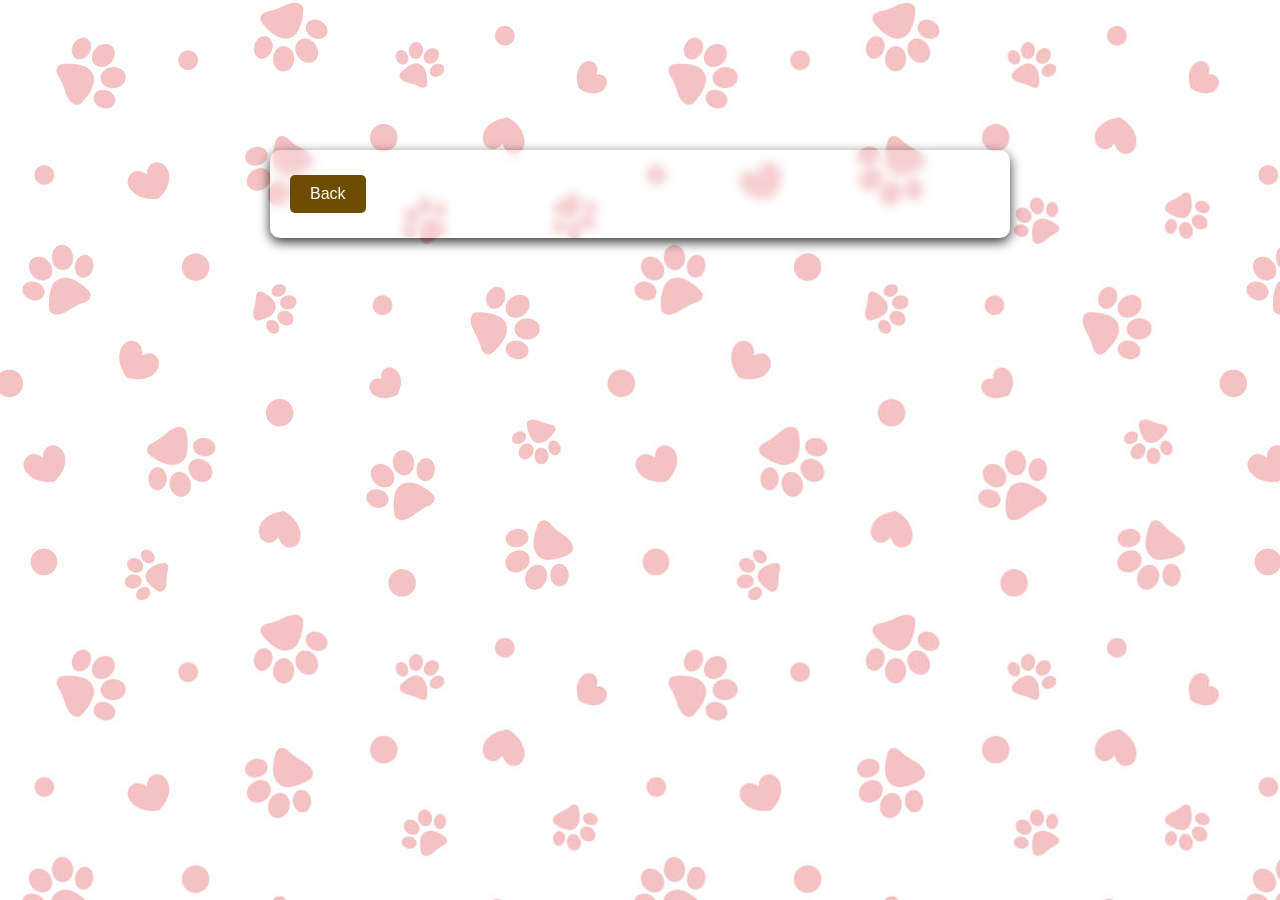
<file: pet-details.html>
<!DOCTYPE html>
<html lang="en">

<head>
    <meta charset="UTF-8">
    <meta name="viewport" content="width=device-width, initial-scale=1.0">
    <title>Pet Details</title>
    <link rel="stylesheet" href="styles.css">
</head>
<body>

    
    <!-- Pet Details Section -->
    <section class="pet-details">
        <button class="back-button" onclick="window.history.back()">Back</button>
    
        <div class="pet-info" id="pet-info">
            <!-- Pet Info will be dynamically added here -->
        </div>
    </section>
    
    <script>
        // On page load, retrieve the pet details from localStorage
        document.addEventListener('DOMContentLoaded', function() {
            const pet = JSON.parse(localStorage.getItem('selectedPet'));

            if (pet) {
                // Dynamically insert pet details into the page
                const petInfoDiv = document.getElementById('pet-info');
                petInfoDiv.innerHTML = `
                    <img src="${pet.image}" alt="${pet.name}">
                    <h2>${pet.name}</h2>
                    <p>Breed: ${pet.breed}</p>
                    <p>Age: ${pet.age}</p>
                    <p>Description: ${pet.description}</p>
                   
                    <a href="adopt_form.html" class="adopt-button">Adopt ${pet.name}</a>
                `;
            } else {
                console.error("No pet data found in localStorage.");
            }
        });
    </script>

</body>
</html>
</file>
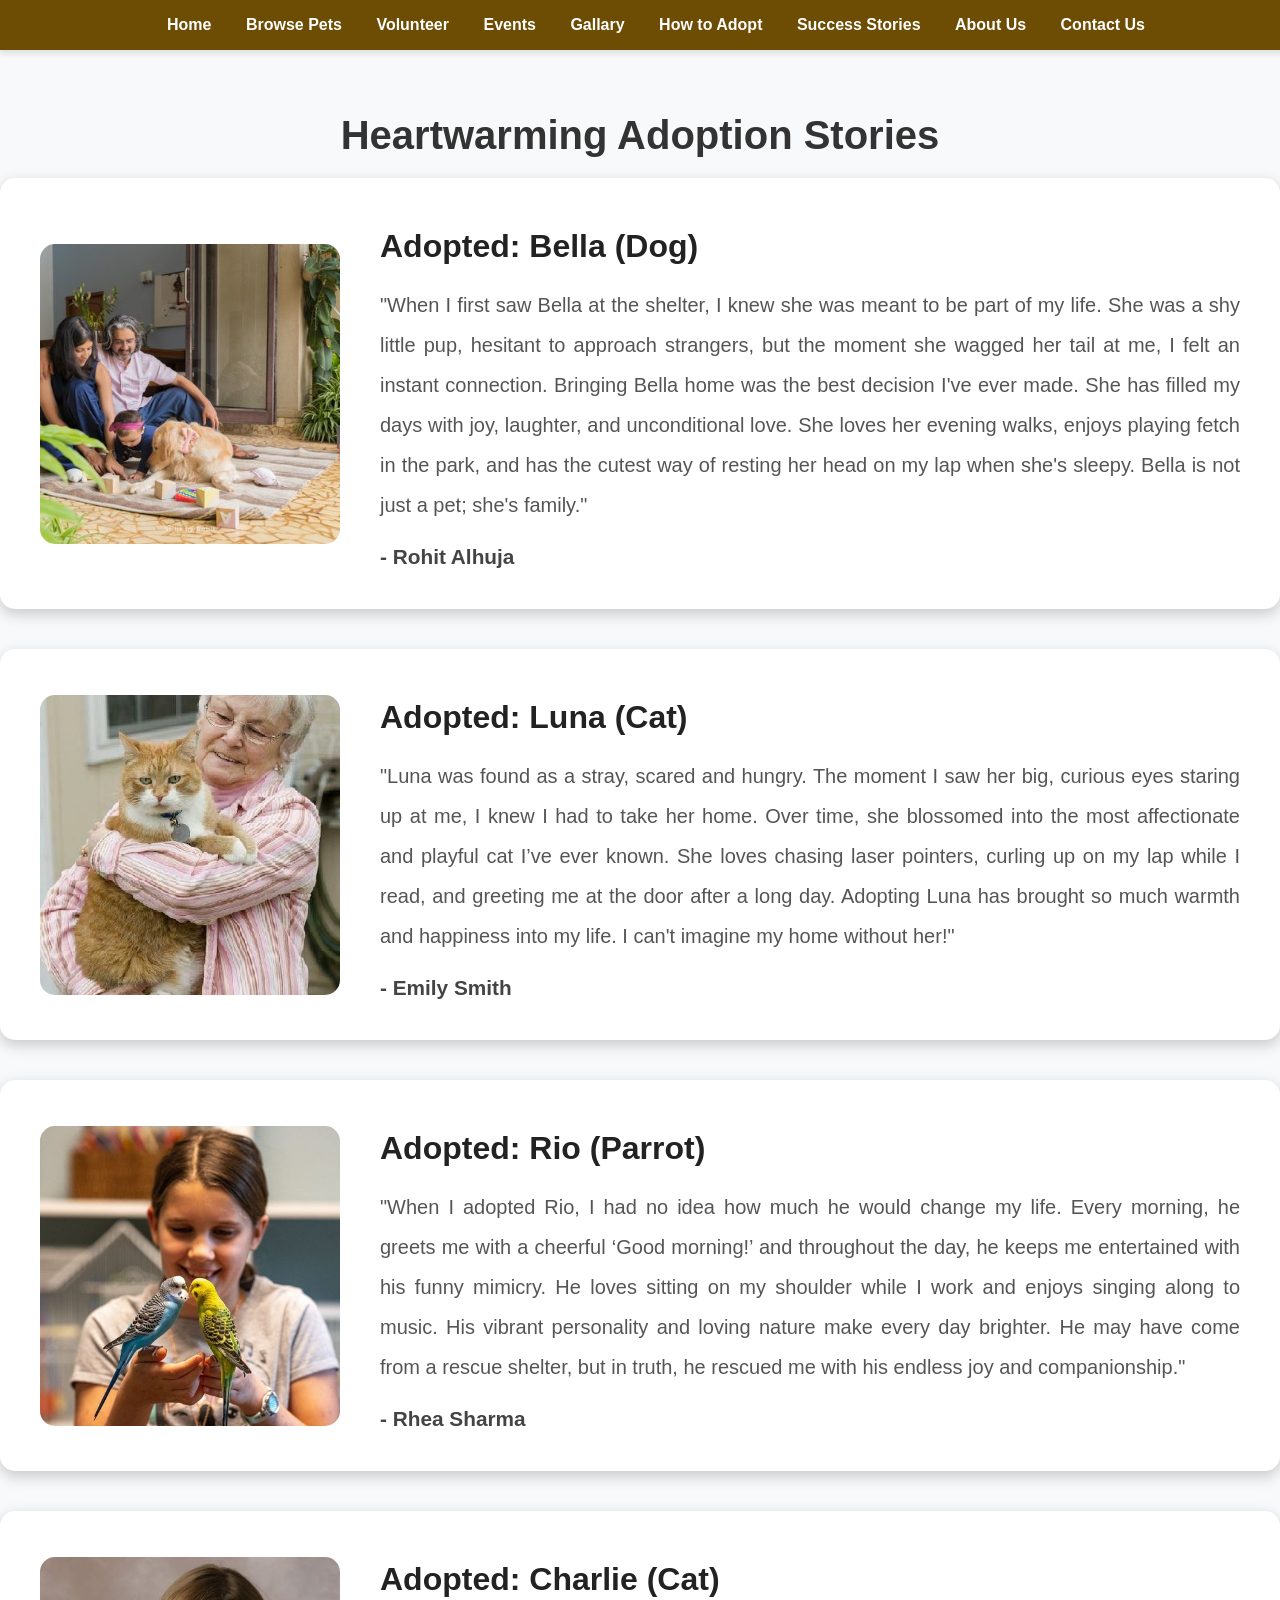
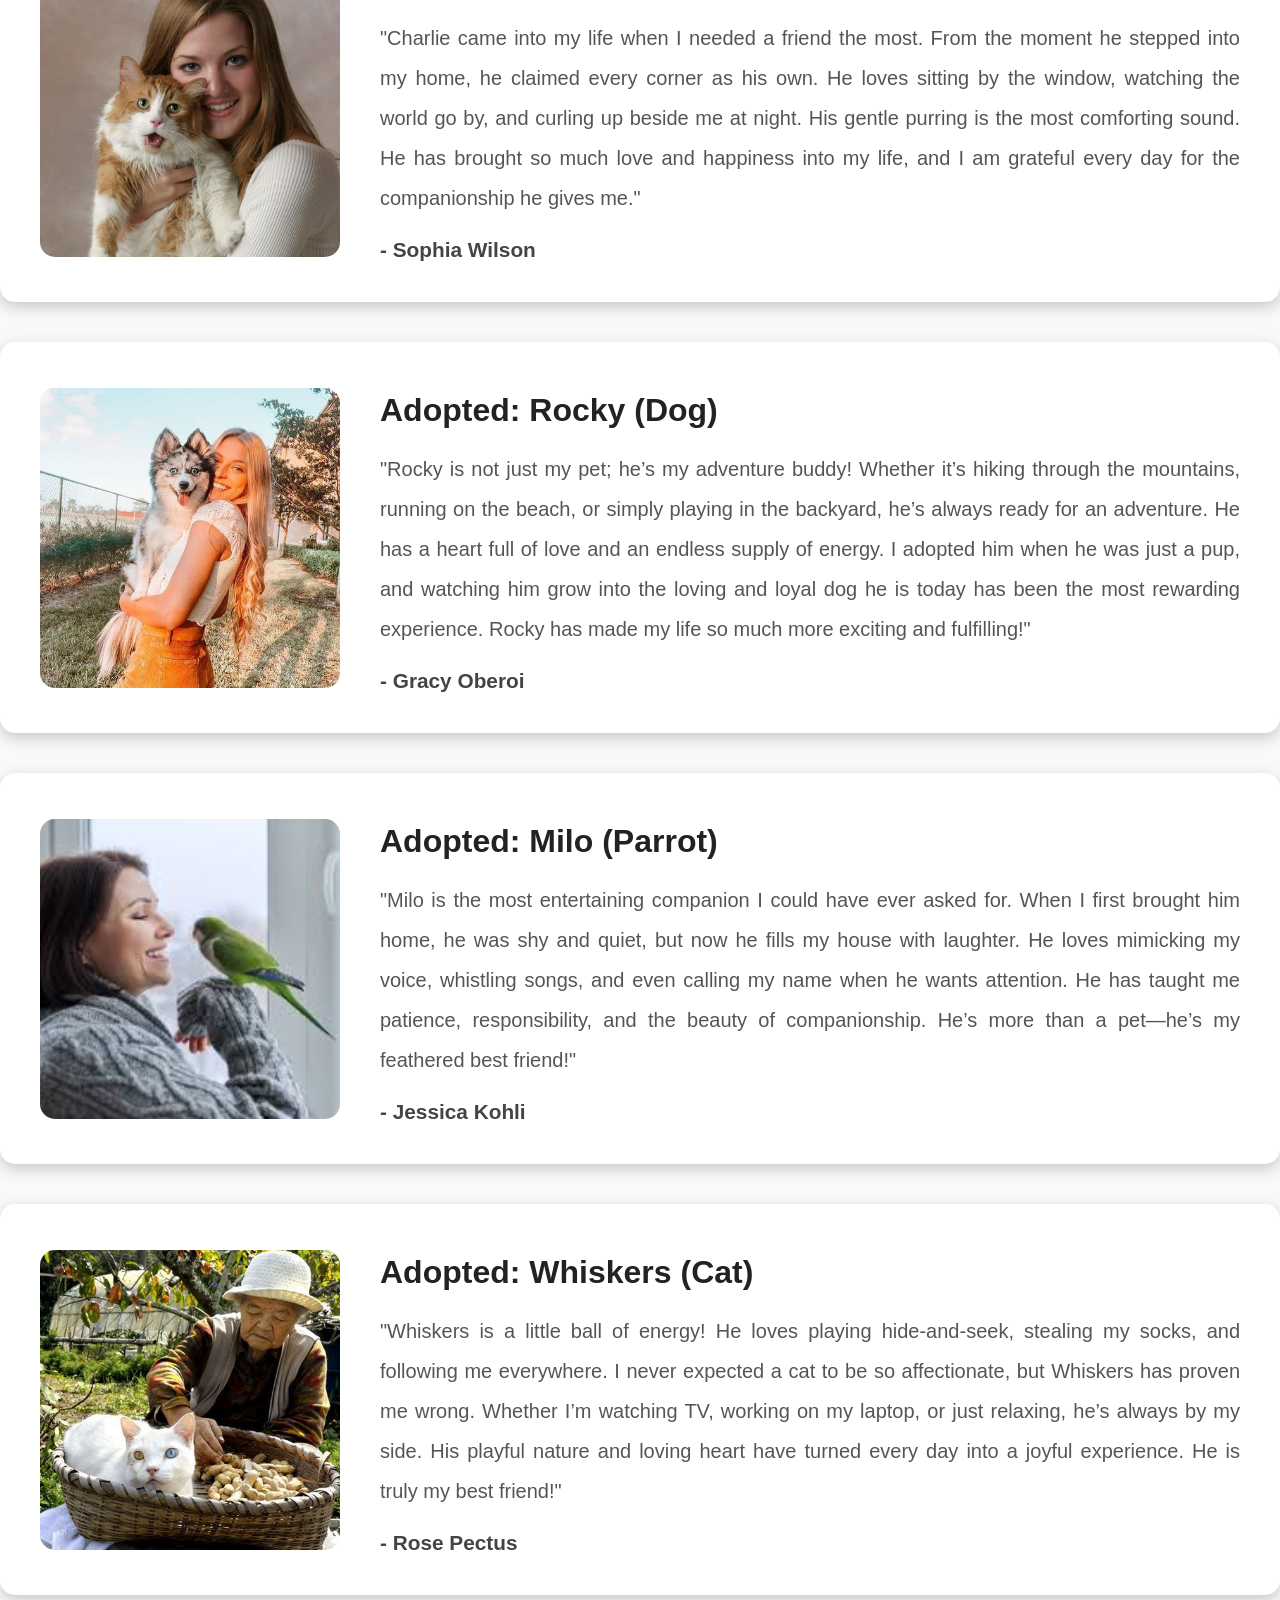
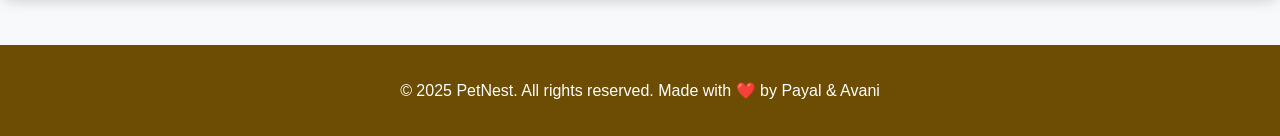
<file: sucess.html>
<!DOCTYPE html>
<html>
<head>
    <meta charset="UTF-8">
    <title>Success Stories</title>
    <style>
        /* Global Styles */
        body {
            font-family: 'Poppins', sans-serif;
            background-color: #f8f9fa;
            margin: 0;
            padding-top: 80px;
            text-align: center;
        }
        
        /* Header */
        header {
            background-color: #6d4c03;
            padding: 1rem;
            position: fixed;
            top: 0;
            width: 100%;
            z-index: 1000;
            box-shadow: 0 4px 6px rgba(0, 0, 0, 0.1);
        }
        
        header nav ul {
            list-style: none;
            padding: 0;
            margin: 0;
            text-align: center;
        }
        
        header nav ul li {
            display: inline;
            margin: 0 15px;
        }
        
        header nav ul li a {
            text-decoration: none;
            color: white;
            font-weight: bold;
            font-size: 16px;
        }
        
        /* Success Stories Section */
        h2 {
            color: #333;
            font-size: 2.5em;
            margin-bottom: 20px;
        }
        .story-container {
            max-width: 1300px;
            margin: 0 auto;
            display: flex;
            flex-direction: column;
            gap: 40px;
        }
        .story {
            background: white;
            border-radius: 15px;
            padding: 40px;
            box-shadow: 0px 5px 15px rgba(0, 0, 0, 0.2);
            display: flex;
            align-items: center;
            gap: 40px;
            text-align: left;
        }
        .story img {
            width: 300px;
            height: 300px;
            object-fit: cover;
            border-radius: 15px;
        }
        .story-content {
            flex: 1;
        }
        .story-content h3 {
            margin: 10px 0;
            color: #222;
            font-size: 2em;
        }
        .story-content p {
            font-size: 20px;
            color: #555;
            line-height: 2;
            text-align: justify;
        }
        .adopter {
            font-weight: bold;
            margin-top: 15px;
            color: #444;
            font-size: 1.3em;
        }

        /* Footer Section */
        footer {
            background-color: #6d4c03;
            color: white;
            text-align: center;
            padding: 20px 0;
            margin-top: 50px;
        }
    </style>
</head>
<body>
    <header>
        <nav>
            <ul>
                <li><a href="dashboard.jsp#home" class="nav-link">Home</a></li>
                <li><a href="dashboard.jsp#pet-listing" class="nav-link">Browse Pets</a></li>
                <li><a href="dashboard.jsp#apply" class="nav-link"> Volunteer</a></li>
                <li><a href="dashboard.jsp#events" class="nav-link">Events</a></li>
                <li><a href="dashboard.jsp#gallery" class="nav-link">Gallary</a></li>
                <li><a href="adopt.html">How to Adopt</a></li>
                <li><a href="sucess.html">Success Stories</a></li>
                <li><a href="about.html" >About Us</a></li>
                <li><a href="contactus.html" >Contact Us</a></li>

            </ul>
        </nav>
    </header>
    <h2>Heartwarming Adoption Stories</h2>
    <div class="story-container" id="story-container"></div>
    
    <script>
        const stories = [

            { adopter: "Rohit Alhuja", pet_name: "Bella", pet_type: "Dog", story: "When I first saw Bella at the shelter, I knew she was meant to be part of my life. She was a shy little pup, hesitant to approach strangers, but the moment she wagged her tail at me, I felt an instant connection. Bringing Bella home was the best decision I've ever made. She has filled my days with joy, laughter, and unconditional love. She loves her evening walks, enjoys playing fetch in the park, and has the cutest way of resting her head on my lap when she's sleepy. Bella is not just a pet; she's family.", image: "images/sucess1.jpg" },

            { adopter: "Emily Smith", pet_name: "Luna", pet_type: "Cat", story: "Luna was found as a stray, scared and hungry. The moment I saw her big, curious eyes staring up at me, I knew I had to take her home. Over time, she blossomed into the most affectionate and playful cat I’ve ever known. She loves chasing laser pointers, curling up on my lap while I read, and greeting me at the door after a long day. Adopting Luna has brought so much warmth and happiness into my life. I can't imagine my home without her!", image: "images/sucess2.jpg" },

            { adopter: "Rhea Sharma", pet_name: "Rio", pet_type: "Parrot", story: "When I adopted Rio, I had no idea how much he would change my life. Every morning, he greets me with a cheerful ‘Good morning!’ and throughout the day, he keeps me entertained with his funny mimicry. He loves sitting on my shoulder while I work and enjoys singing along to music. His vibrant personality and loving nature make every day brighter. He may have come from a rescue shelter, but in truth, he rescued me with his endless joy and companionship.", image: "images/sucess3.jpg" },

            { adopter: "Sophia Wilson", pet_name: "Charlie", pet_type: "Cat", story: "Charlie came into my life when I needed a friend the most. From the moment he stepped into my home, he claimed every corner as his own. He loves sitting by the window, watching the world go by, and curling up beside me at night. His gentle purring is the most comforting sound. He has brought so much love and happiness into my life, and I am grateful every day for the companionship he gives me.", image: "images/sucess5.jpg" },

            { adopter: "Gracy Oberoi", pet_name: "Rocky", pet_type: "Dog", story: "Rocky is not just my pet; he’s my adventure buddy! Whether it’s hiking through the mountains, running on the beach, or simply playing in the backyard, he’s always ready for an adventure. He has a heart full of love and an endless supply of energy. I adopted him when he was just a pup, and watching him grow into the loving and loyal dog he is today has been the most rewarding experience. Rocky has made my life so much more exciting and fulfilling!", image: "images/sucess4.jpg" },

            { adopter: "Jessica Kohli", pet_name: "Milo", pet_type: "Parrot", story: "Milo is the most entertaining companion I could have ever asked for. When I first brought him home, he was shy and quiet, but now he fills my house with laughter. He loves mimicking my voice, whistling songs, and even calling my name when he wants attention. He has taught me patience, responsibility, and the beauty of companionship. He’s more than a pet—he’s my feathered best friend!", image: "images/sucess6.jpg" },

            { adopter: "Rose Pectus", pet_name: "Whiskers", pet_type: "Cat", story: "Whiskers is a little ball of energy! He loves playing hide-and-seek, stealing my socks, and following me everywhere. I never expected a cat to be so affectionate, but Whiskers has proven me wrong. Whether I’m watching TV, working on my laptop, or just relaxing, he’s always by my side. His playful nature and loving heart have turned every day into a joyful experience. He is truly my best friend!", image: "images/sucess7.jpg" }
            
        ];
        
        const container = document.getElementById("story-container");
        
        stories.forEach(story => {
            const storyElement = document.createElement("div");
            storyElement.classList.add("story");
            storyElement.innerHTML = `
                <img src="${story.image}" alt="${story.pet_name}">
                <div class="story-content">
                    <h3>Adopted: ${story.pet_name} (${story.pet_type})</h3>
                    <p>"${story.story}"</p>
                    <div class="adopter">- ${story.adopter}</div>
                </div>
            `;
            container.appendChild(storyElement);
        });
    </script>
    <footer id="footer">
        <div class="container">
            <p>&copy; 2025 PetNest. All rights reserved. Made with ❤️ by Payal & Avani </p>
           
        </div>
    </footer>
</body>
</html>
</file>
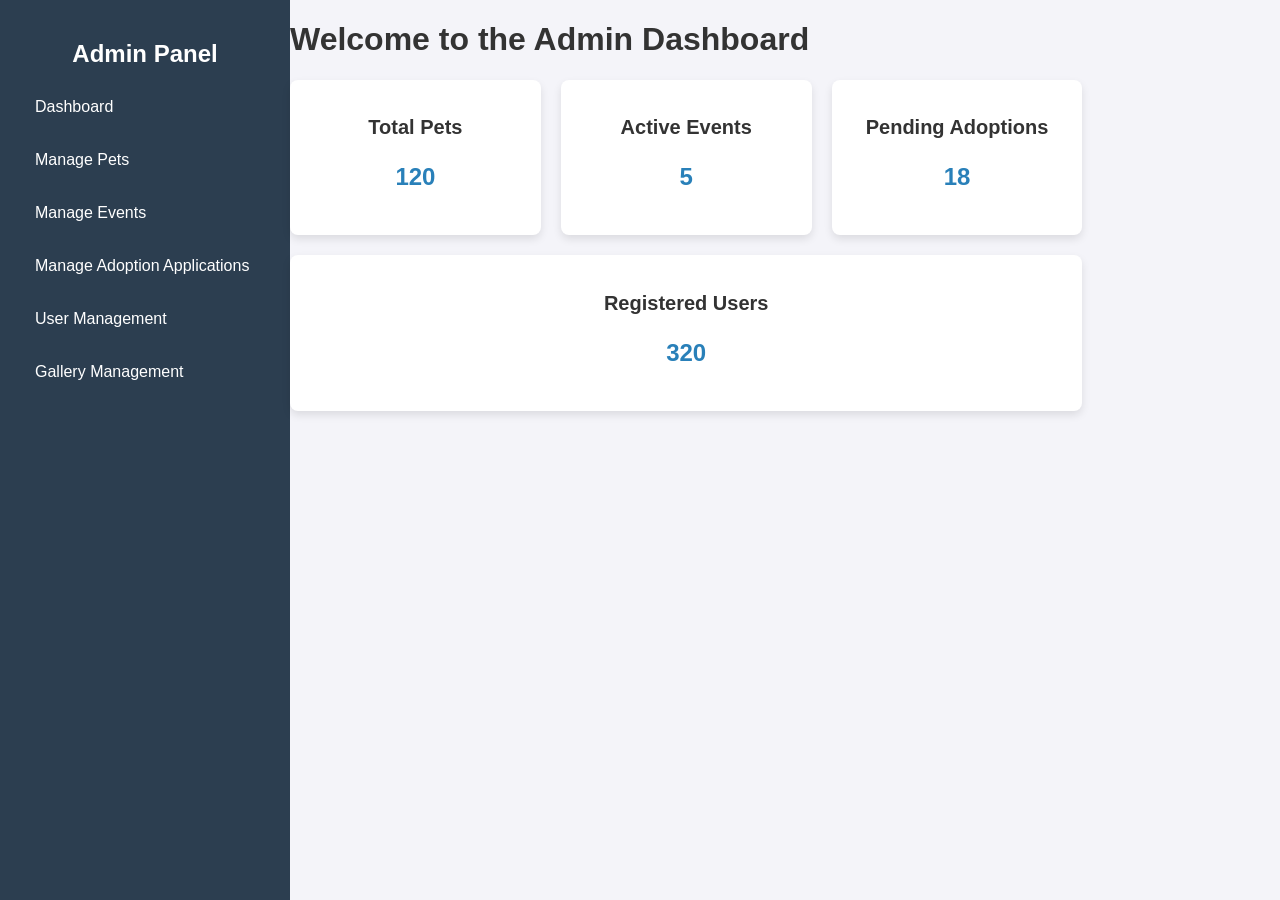
<file: admin/dashboard.html>
<!DOCTYPE html>
<html lang="en">
<head>
  <meta charset="UTF-8">
  <meta name="viewport" content="width=device-width, initial-scale=1.0">
  <title>Admin Panel</title>
  <link rel="stylesheet" href="admin-style.css">
</head>
<body>
  <div class="admin-panel">
    <!-- Sidebar -->
    <nav class="sidebar">
      <h2>Admin Panel</h2>
      <ul>
        <li><a href="dashboard.html">Dashboard</a></li>
        <li><a href="manage-pets.html">Manage Pets</a></li>
        <li><a href="manage-events.html">Manage Events</a></li>
        <li><a href="manage-adoptions.html">Manage Adoption Applications</a></li>
        <li><a href="user-management.html">User Management</a></li>
        <li><a href="gallery-management.html">Gallery Management</a></li>
      </ul>
    </nav>

    <!-- Content Area -->
    <div class="dashboard">
        <h1>Welcome to the Admin Dashboard</h1>
        <div class="stats">
          <div class="stat-card">
            <h2>Total Pets</h2>
            <p>120</p>
          </div>
          <div class="stat-card">
            <h2>Active Events</h2>
            <p>5</p>
          </div>
          <div class="stat-card">
            <h2>Pending Adoptions</h2>
            <p>18</p>
          </div>
          <div class="stat-card">
            <h2>Registered Users</h2>
            <p>320</p>
          </div>
        </div>
      </div>
      
  </div>
</body>
</html>
</file>
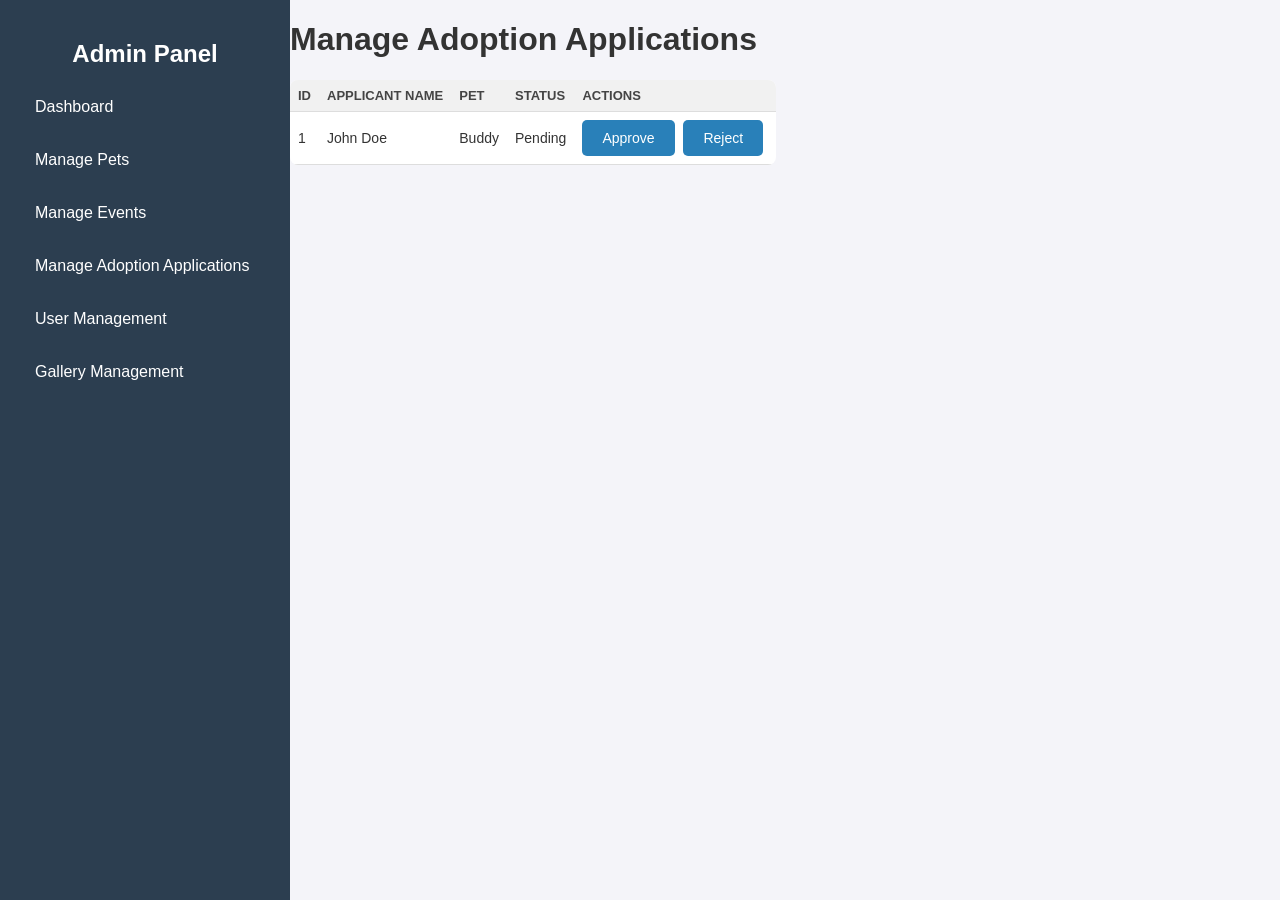
<file: admin/manage-adoptions.html>
<!DOCTYPE html>
<html lang="en">
<head>
  <meta charset="UTF-8">
  <meta name="viewport" content="width=device-width, initial-scale=1.0">
  <title>Admin Panel</title>
  <link rel="stylesheet" href="admin-style.css">
</head>
<body>
  <div class="admin-panel">
    <!-- Sidebar -->
    <nav class="sidebar">
      <h2>Admin Panel</h2>
      <ul>
        <li><a href="dashboard.html">Dashboard</a></li>
        <li><a href="manage-pets.html">Manage Pets</a></li>
        <li><a href="manage-events.html">Manage Events</a></li>
        <li><a href="manage-adoptions.html">Manage Adoption Applications</a></li>
        <li><a href="user-management.html">User Management</a></li>
        <li><a href="gallery-management.html">Gallery Management</a></li>
      </ul>
    </nav>

    <div class="manage-adoptions">
        <h1>Manage Adoption Applications</h1>
        <table>
          <thead>
            <tr>
              <th>ID</th>
              <th>Applicant Name</th>
              <th>Pet</th>
              <th>Status</th>
              <th>Actions</th>
            </tr>
          </thead>
          <tbody>
            <tr>
              <td>1</td>
              <td>John Doe</td>
              <td>Buddy</td>
              <td>Pending</td>
              <td>
                <button>Approve</button>
                <button>Reject</button>
              </td>
            </tr>
            <!-- Additional application rows -->
          </tbody>
        </table>
      </div>
      
      
  </div>
</body>
</html>
</file>
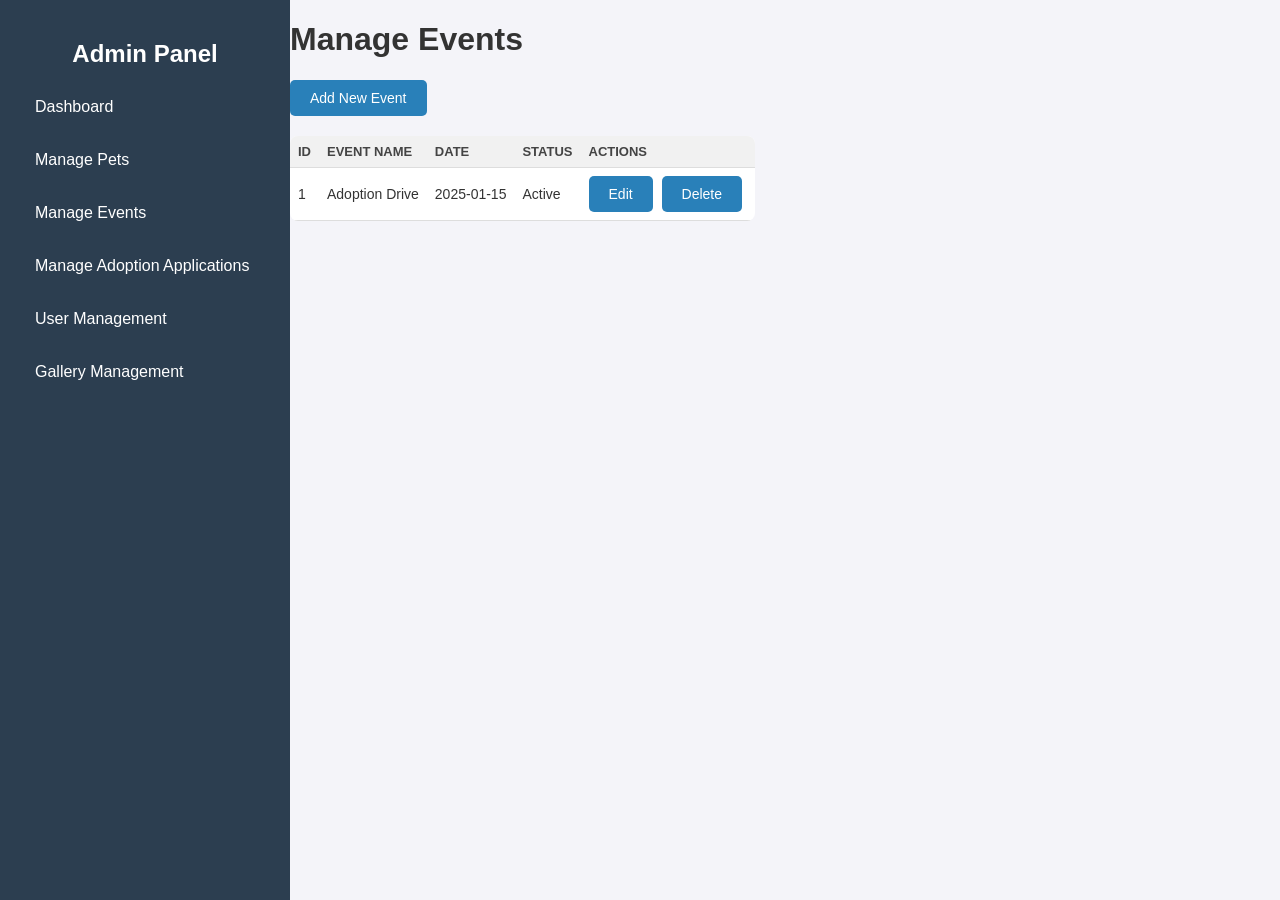
<file: admin/manage-events.html>
<!DOCTYPE html>
<html lang="en">
<head>
  <meta charset="UTF-8">
  <meta name="viewport" content="width=device-width, initial-scale=1.0">
  <title>Admin Panel</title>
  <link rel="stylesheet" href="admin-style.css">
</head>
<body>
  <div class="admin-panel">
    <!-- Sidebar -->
    <nav class="sidebar">
      <h2>Admin Panel</h2>
      <ul>
        <li><a href="dashboard.html">Dashboard</a></li>
        <li><a href="manage-pets.html">Manage Pets</a></li>
        <li><a href="manage-events.html">Manage Events</a></li>
        <li><a href="manage-adoptions.html">Manage Adoption Applications</a></li>
        <li><a href="user-management.html">User Management</a></li>
        <li><a href="gallery-management.html">Gallery Management</a></li>
      </ul>
    </nav>

    <div class="manage-events">
        <h1>Manage Events</h1>
        <button class="add-event">Add New Event</button>
        <table>
          <thead>
            <tr>
              <th>ID</th>
              <th>Event Name</th>
              <th>Date</th>
              <th>Status</th>
              <th>Actions</th>
            </tr>
          </thead>
          <tbody>
            <tr>
              <td>1</td>
              <td>Adoption Drive</td>
              <td>2025-01-15</td>
              <td>Active</td>
              <td>
                <button>Edit</button>
                <button>Delete</button>
              </td>
            </tr>
            <!-- Additional event rows -->
          </tbody>
        </table>
      </div>
      
      
  </div>
</body>
</html>
</file>
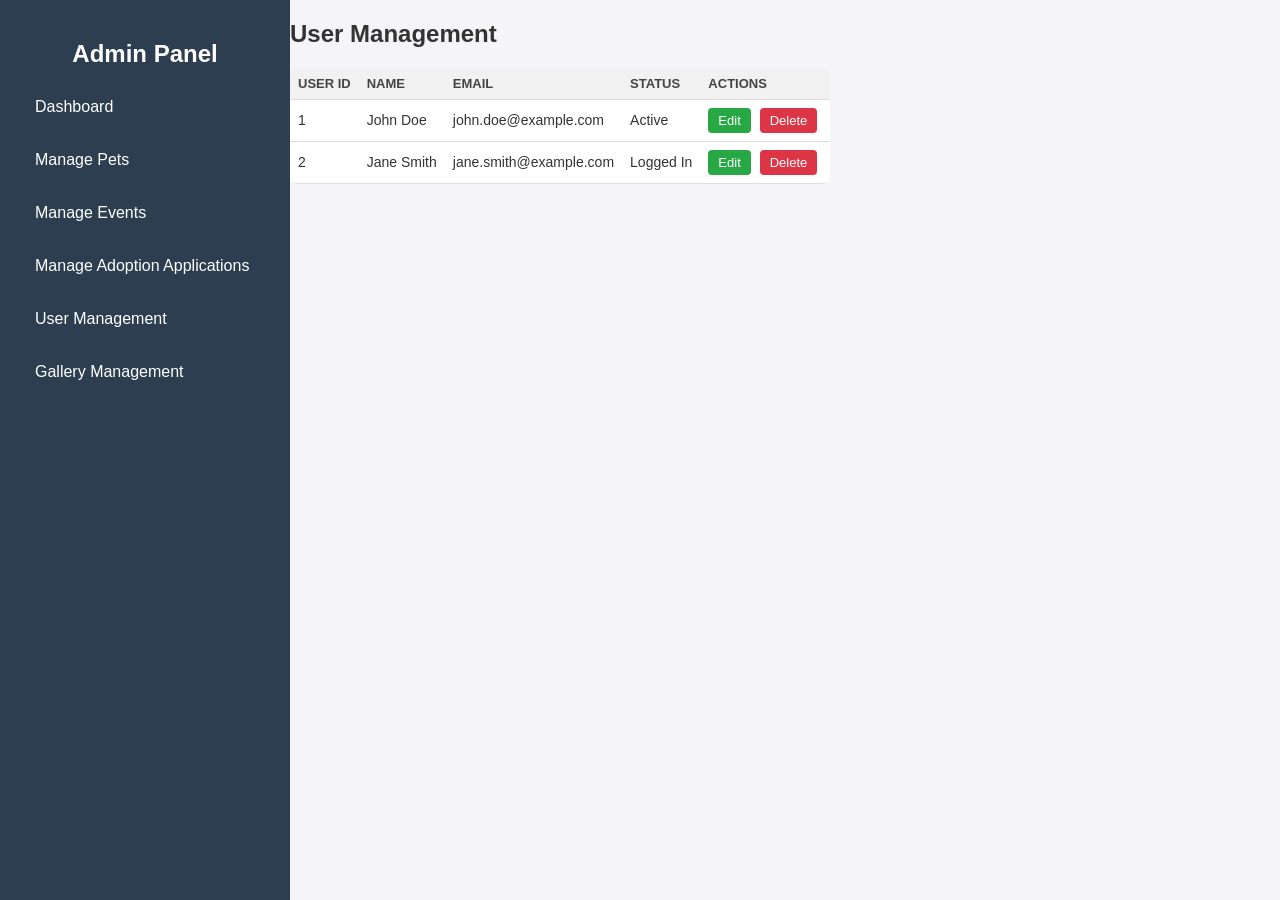
<file: admin/user-management.html>
<!DOCTYPE html>
<html lang="en">
<head>
  <meta charset="UTF-8">
  <meta name="viewport" content="width=device-width, initial-scale=1.0">
  <title>Admin Panel</title>
  <link rel="stylesheet" href="admin-style.css">
</head>
<body>
  <div class="admin-panel">
    <!-- Sidebar -->
    <nav class="sidebar">
      <h2>Admin Panel</h2>
      <ul>
        <li><a href="dashboard.html">Dashboard</a></li>
        <li><a href="manage-pets.html">Manage Pets</a></li>
        <li><a href="manage-events.html">Manage Events</a></li>
        <li><a href="manage-adoptions.html">Manage Adoption Applications</a></li>
        <li><a href="user-management.html">User Management</a></li>
        <li><a href="gallery-management.html">Gallery Management</a></li>
      </ul>
    </nav>

    <section id="user-management" class="admin-section">
        <h1>User Management</h1>
        <table>
            <thead>
                <tr>
                    <th>User ID</th>
                    <th>Name</th>
                    <th>Email</th>
                    <th>Status</th>
                    <th>Actions</th>
                </tr>
            </thead>
            <tbody>
                <!-- Example User Row -->
                <tr>
                    <td>1</td>
                    <td>John Doe</td>
                    <td>john.doe@example.com</td>
                    <td>Active</td>
                    <td>
                        <button class="edit-btn">Edit</button>
                        <button class="delete-btn">Delete</button>
                    </td>
                </tr>
                <tr>
                    <td>2</td>
                    <td>Jane Smith</td>
                    <td>jane.smith@example.com</td>
                    <td>Logged In</td>
                    <td>
                        <button class="edit-btn">Edit</button>
                        <button class="delete-btn">Delete</button>
                    </td>
                </tr>
            </tbody>
        </table>
    </section>
    
      
      
  </div>
</body>
</html>
</file>
<file: css/styles.css>
/* General Reset */
 * {
    margin: 0;
    padding: 0;
    box-sizing: border-box;
    font-family: Arial, sans-serif;
}
body {
    line-height: 1.6;
    color: #333;
}

/* Header */
header {
    background-color: #6d4c03;
    padding: 1rem;
    position: fixed;
    top: 0;
    width: 100%;
    z-index: 1000;
    box-shadow: 0 4px 6px rgba(0, 0, 0, 0.1);
    height: 60px;
}
 header nav button {
    padding: 10px 20px;
    background-color: whitesmoke; 
    color: black;
    font-size: 16px;
    font-weight: 600;
    border: none;
    border-radius: 5px;
    cursor: pointer;
   
    margin-left: 10px; /* Add space between the buttons */
}
/* Normal Navbar Style */
 header nav ul {
    list-style: none;
    display: flex;
    justify-content: space-around;
    padding: 10px;
   
}

header nav ul li {
    padding: 10px;
}

header nav ul li a {
    color: white;
    text-decoration: none;
}

/* 🟢 Logged-in User Style */
header .logged-in {
     /* Blue background for logged-in users */
    font-weight: bold;
}

header .logged-in a {
    color: white;
}
/* 🟢 "Logged in as" text styling */
 header .logged-in p {
    color: white;
    font-weight: bold;
    margin: 0;
    padding: 10px;
    margin-top: -10px;
}
header, footer {
    width: 100%;
    margin: 0;
    padding: 0;
}

/* Hero Section with Background Image */
#home {
    background-image: url('../images/bg4.jpg'); /* Path to your image */
    background-size: cover;  /* Ensures the image covers the whole section */
    background-position: center;  /* Centers the image */
    background-repeat: no-repeat;  /* Ensures the image doesn't repeat */
    color: black;
    padding: 100px 20px;
    text-align: center;
    min-height: 100vh;
    display: flex;
    flex-direction: column;
    justify-content: center;
    align-items: center;
    position: relative;  /* Added to ensure overlay works correctly */
}

#home h2 {
    font-size: 40px;
    font-weight: bold;
    margin-top: -200px;
    text-transform: uppercase;
}

#home p {
    margin-top: 2px;
    font-size: 18px;
    margin-bottom: 30px;
}

#home .cta-button {
    padding: 15px 30px;
    background-color: #6d4c03;
    color: white;
    text-decoration: none;
    font-size: 18px;
    border-radius: 5px;
    transition: background-color 0.3s;
    border-radius: 40px
}
#home .cta-button:hover {
    background-color:#ff9900;
}

/* Optional: Adding an overlay to improve text readability */
#home::before {
    content: '';
    position: absolute;
    top: 0;
    left: 0;
    right: 0;
    bottom: 0;
    background: rgba(0, 0, 0, 0.4); /* Black overlay with 40% opacity */
    z-index: -1;
}

/* Other sections (Make sure no section causes overflow) */
.page-section {
    padding: 50px 20px;
    box-sizing: border-box;
    width: 100%;
   
}

/* Ensure no section has excessive width */
.page-section > * {
    max-width: 100%; /* Prevent children from exceeding 100% width */
}





/* Pet Listing Section */
#pet-listing {
    padding: 50px 20px;
    background-color: #f5f5f5; /* Light background for the section */
    text-align: center;
    background-image: url(../images/pattern4.png);
}

#pet-listing h2 {
    font-size: 36px;
    color: black;
    margin-bottom: 0px;
    text-transform: uppercase; 
    font-weight: bold;
    text-align: center;
}

/* Filter Section Styling */
.filters {
    display: flex;
    justify-content: center;
    gap: 20px;
    margin-bottom: 30px;
}

.filters select {
    padding: 12px;
    font-size: 16px;
    border: 1px solid #ccc;
    border-radius: 5px;
    background-color: #fff;
    transition: border-color 0.3s ease;
    width: 200px;
}
/* Pet Card Adopt Me Button Styling */
.pet-card .adopt-button {
   
    color:black; /* White text */
    padding: 12px 24px; /* Top and bottom padding of 12px, left and right padding of 24px */
    border: none;
    border-radius: 8px; /* Rounded corners */
    font-size: 15px; /* Font size */
    font-weight: bold; /* Make text bold */
    text-decoration: underline;
    cursor: pointer; /* Pointer cursor on hover */
    margin-top: 2px; /* Add space at the top */
}

.adopt-button:hover {
    background-color: rgba(165, 108, 42, 0.756);
}


/* Pet Cards Container */
.pet-cards {
    display: grid;
    grid-template-columns: repeat(4, 1fr); /* 4 cards in a row */
    gap: 20px;
    max-width: 1200px;
    margin: 0 auto;
    justify-items: center;
    overflow-y: auto; /* Enables vertical scrolling */
    max-height: 600px; /* Limits height for vertical scrolling */
    padding: 20px;
    background-color: #ffffff; /* Subtle background for better contrast */
    border-radius: 15px;
    box-shadow: 0 4px 15px rgba(0, 0, 0, 0.3);
}

/* Pet Card Styling */
.pet-card {
    background-color: #ece5e5;
    border-radius: 15px;
    overflow: hidden;
    box-shadow: 0 4px 8px rgba(0, 0, 0, 0.4);
    display: flex;
    flex-direction: column;
    transition: transform 0.3s ease-in-out, box-shadow 0.3s ease;
    width: 100%; /* Ensures consistent width */
    max-width: 280px; /* Standardizes card size */
}



/* Image Styling */
.pet-card img {
    width: 100%;
    height: 200px; /* Ensures all images have the same height */
    object-fit: cover; /* Crops images uniformly */
    border-top-left-radius: 15px;
    border-top-right-radius: 15px;
    transition: transform 0.3s ease;
}



/* Info Section Styling */
.pet-info {
    padding: 20px;
    text-align: center;
    background-color: #fdfdfd;
    border-top: 2px solid #f4f4f4;
}

.pet-info h3 {
    font-size: 20px;
    color: #333;
    margin: 10px 0;
    font-weight: bold;
}

.pet-info p {
    font-size: 16px;
    color: #666;
    margin-bottom: 10px;
}





/* Add scrollbar styling */
.pet-cards::-webkit-scrollbar {
    width: 8px;
}
.pet-cards::-webkit-scrollbar-thumb {
    background-color: #ccc;
    border-radius: 8px;
}
.pet-cards::-webkit-scrollbar-thumb:hover {
    background-color: #b3b3b3;
}





/* Apply for volunteer Section */
    #apply {
        background-color: #f8f8f8;
        padding: 50px 0;
        text-align: center;
        
    }
#apply .container {
    max-width: 800px;
    margin: 0 auto;
}

#apply h2 {
    font-size: 30px;
    font-weight: 700;
    color: #333;
    margin-bottom: 20px;
}
#apply h4 {
   
    color: #333;
    margin-bottom: 5px;
}
form select{
width: 100%;
padding: 12px;
margin-bottom: 20px;
border: 1px solid #ccc;
border-radius: 8px;
font-size: 14px;}
#apply p {
    font-size: 16px;
    color: #666;
    margin-bottom: 0px;
}

#apply .form-group  {
    margin-bottom: 20px;
    text-align: left;
}

#apply label {
    font-size: 16px;
    color: #333;
    font-weight: 600;
}

#apply input,
#apply textarea {
    width: 100%;
    padding: 15px;
    font-size: 16px;
    border: 1px solid #ddd;
    border-radius: 8px;
    margin-top: 8px;
    box-sizing: border-box;
    background-color: #fff;
}

#apply textarea {
    resize: vertical;
}

#apply input:focus,
#apply textarea:focus {
    border-color: #b37e2e;
    outline: none;
}

.submit-btn {
    background-color:#6d4c03;
    color: white;
    font-size: 18px;
    font-weight: 600;
    padding: 15px 30px;
    border: none;
    border-radius: 8px;
    cursor: pointer;
    
}

/* Footer Section */

#footer {
    background-color:#6d4c03;
    color: #fff;
    padding: 20px 0;
    text-align: center;
    position: relative;
   
    width: 100%;
}

#footer .container {
    max-width: 1500px;
    margin: 0 auto;
    margin-bottom: 2px;
   
}

#footer p {
    margin: 10px 0;
    font-size: 20px;
    color: white;
}



#footer .social-icon img {
    width: 35px;
    height: 35px;
    transition: transform 0.3s ease;
}







/* Adoption Process Section Styling */
#adoption-process {
    padding: 80px 20px;
    background-color: #f9f9f9;
    text-align: center;
}

#adoption-process h2 {
    font-size: 36px;
    color: black; /* Green color */
    font-weight: 700;
    margin-bottom: 20px;
}

#adoption-process p {
    font-size: 20px;
    color: #666;
    margin-bottom: 40px;
    line-height: 1.5;
    max-width: 700px;
    margin-left: auto;
    margin-right: auto;
}

/* Process Steps */
.process-steps {
    display: grid;
    grid-template-columns: repeat(auto-fill, minmax(250px, 1fr));
    gap: 40px;
    margin-top: 20px;
}

/* Individual Step */
.step {
    background-color: white;
    border-radius: 10px;
    padding: 30px;
    box-shadow: 0 4px 8px rgba(0, 0, 0, 0.1);
    transition: transform 0.3s ease, box-shadow 0.3s ease;
}

.step:hover {
    transform: translateY(-10px);
    box-shadow: 0 10px 20px rgba(0, 0, 0, 0.2);
}

.step-icon {
    margin-bottom: 20px;
}

.step-icon img {
    width: 60px; /* Adjust icon size */
    height: 60px;
    object-fit: cover; /* Ensures images fit well */
}

.step h3 {
    font-size: 24px;
    color: #333;
    margin-bottom: 10px;
}

.step p {
    font-size: 16px;
    color: #777;
    line-height: 1.6;
}



/*model stying*/
.modal {
    display: none;
    position: fixed;
    z-index: 1000;
    top: 0;
    left: 0;
    width: 100%;
    height: 100%;
    background-color: rgba(0, 0, 0, 0.7);
    justify-content: center;
    align-items: center;
}

.modal-content {
    background-color: white;
    padding: 20px;
    border-radius: 10px;
    width: 90%;
    max-width: 500px;
    position: relative;
}

.close-btn {
    position: absolute;
    top: 10px;
    right: 10px;
    font-size: 20px;
    cursor: pointer;
}




.close-btn:hover,
.close-btn:focus {
    color: black;
    text-decoration: none;
    cursor: pointer;
}

/* Form Styling inside Modal */
#adopt-form {
    display: flex;
    flex-direction: column;
    gap: 15px;
}

#adopt-form input,
#adopt-form textarea {
    padding: 10px;
    width: 100%;
    font-size: 16px;
    border: 1px solid #ccc;
    border-radius: 5px;
}

#adopt-form button {
    padding: 10px;
    background-color: #ff9900;
    color: white;
    border: none;
    cursor: pointer;
    border-radius: 5px;
}

#adopt-form button:hover {
    background-color: #eebc70;
}

/*login& signup model*/
/* General Modal Styling */
.modal {
    display: none; /* Hidden by default */
    position: fixed;
    z-index: 9999;
    left: 0;
    top: 0;
    width: 100%;
    height: 100%;
    background-color: rgba(0, 0, 0, 0.7); /* Dark overlay */
    justify-content: center;
    align-items: center;
    overflow: auto; /* Enable scrolling for smaller screens */
}

/* Modal Content */
.modal-content {
    background-color: white;
    padding: 30px;
    border-radius: 10px;
    width: 90%;
    max-width: 400px;
    position: relative;
    text-align: center;
    box-shadow: 0 4px 8px rgba(0, 0, 0, 0.2);
}

/* Close Button */
.close-btn {
    position: absolute;
    top: 10px;
    right: 15px;
    font-size: 20px;
    cursor: pointer;
    color: #999;
}

.close-btn:hover {
    color: #000;
}

/* Form Elements */
form input {
    width: 100%;
    padding: 10px;
    margin: 10px 0;
    border: 1px solid #ccc;
    border-radius: 5px;
    box-sizing: border-box;
}

form button {
    width: 100%;
    padding: 10px;
    background-color: brown;
    color: white;
    border: none;
    border-radius: 5px;
    cursor: pointer;
    font-size: 16px;
    font-weight: bold;
}

form button:hover {
    background-color: rgba(165, 42, 42, 0.519);
}



/* FAQ Section */
.faq-section {
    width: 80%;
    max-width: 1100px;
    margin: auto;
    text-align: center;
    margin-bottom: 40px;
    margin-top: 20px;
}
.faq-container {
    margin-top: 20px;
    display: grid;
    grid-template-columns: repeat(auto-fit, minmax(300px, 1fr));
    gap: 20px;
   
}
.faq-item {
    background: white;
    padding: 20px;
    border-radius: 10px;
    box-shadow: 0 8px 100px rgba(203, 6, 6, 0.1);
    cursor: pointer;
    transition: transform 0.3s ease;
}
.faq-item:hover {
    transform: translateY(-5px);
}
.question {
    font-size: 18px;
    font-weight: bold;
    margin-bottom: 10px;
}
.answer {
    font-size: 16px;
    color: #555;
    line-height: 1.5;
    max-height: 0;
    overflow: hidden;
    transition: max-height 0.4s ease-in-out, opacity 0.4s ease-in-out;
    opacity: 0;
}
.faq-item.open .answer {
    max-height: 200px;
    opacity: 1;
}



/* Gallery Section */
.gallery-section {
    padding: 60px 20px;
    text-align: center;
    background-color: #f8f8f8;
    margin-left: 20px;
}

.gallery-section h2 {
    font-size: 2rem;
    color: #333;
}

.gallery-section p {
    font-size: 1rem;
    color: #555;
    margin-bottom: 30px;
}

/* Gallery Wrapper */
.gallery-wrapper {
    display: grid;
    grid-template-columns: repeat(auto-fill, minmax(250px, 1fr));
    gap: 20px;
    justify-items: center;
}

.gallery-item {
    position: relative;
    width: 100%;
    border-radius: 15px;
    overflow: hidden;
    box-shadow: 0 10px 20px rgba(0, 0, 0, 0.1);
    transition: transform 0.3s ease;
}

.gallery-img {
    width: 100%;
    height: 100%;
    object-fit: cover;
    transition: opacity 0.3s ease;
}

/* Gallery Item Hover Effect */
.gallery-item:hover {
    transform: scale(1.05);
}

.gallery-item:hover .gallery-img {
    opacity: 0.8;
}

/* Overlay Text */
.gallery-overlay {
    position: absolute;
    top: 50%;
    left: 50%;
    transform: translate(-50%, -50%);
    text-align: center;
    color: #fff;
    background: rgba(0, 0, 0, 0.5);
    padding: 10px;
    border-radius: 10px;
    opacity: 0;
    transition: opacity 0.3s ease;
}

.gallery-item:hover .gallery-overlay {
    opacity: 1;
}

.overlay-text {
    font-size: 1.2rem;
    font-weight: bold;
}




/* Events Section Styling */
.events-section {
    padding: 60px 20px;
    background-color: #f9f9f9;
    text-align: center;
    background-image: url(../images/pattern7.png);
}

.events-section h2 {
    font-size: 32px;
    font-weight: bold;
    margin-bottom: 20px;
    color: #333;
}

.events-section p {
    font-size: 18px;
    color: #555;
    margin-bottom: 30px;
}

/* Scrollable Event Cards Container */
.event-cards-scroll {
    display: flex;
    gap: 20px;
    overflow-x: auto; /* Horizontal scrolling enabled */
    padding-bottom: 10px;
    scrollbar-width: thin; /* Firefox: Thin scrollbar */
    scrollbar-color: #ccc #f9f9f9; /* Scrollbar thumb and track color */
}

.event-cards-scroll::-webkit-scrollbar {
    height: 8px; /* Height of the horizontal scrollbar */
}

.event-cards-scroll::-webkit-scrollbar-thumb {
    background: #ccc;
    border-radius: 10px;
}

.event-cards-scroll::-webkit-scrollbar-track {
    background: #f9f9f9;
}

/* Individual Event Card */
.event-card {
    background: #fff;
    border: 1px solid #ddd;
    border-radius: 10px;
    box-shadow: 0 4px 10px rgba(0, 0, 0, 0.1);
    text-align: left;
    padding: 20px;
    min-width: 300px; /* Ensures consistent card width */
    flex-shrink: 0; /* Prevents cards from shrinking */
    transition: transform 0.3s ease;
}

.event-card:hover {
    transform: translateY(-5px); /* Slight lift on hover */
}

.event-card h3 {
    font-size: 20px;
    color: #333;
    margin-bottom: 10px;
}

.event-card p {
    font-size: 16px;
    color: #555;
    margin: 5px 0;
}


/* Gallery Section */
.gallery-section {
    padding: 50px 0;
    background-color: #f9f9f9;
}

/* Gallery Wrapper */
.gallery-wrapper {
    display: grid;
    grid-template-columns: repeat(3, 1fr); /* 3 items per row */
    gap: 30px; /* space between images */
    max-height: 600px; /* Optional: Set a max height for the scrollable section */
    overflow-y: auto; /* Enables vertical scrolling */
    padding-right: 20px; /* To give space when scrolling vertically */
}

/* Individual Gallery Item */
.gallery-item {
    position: relative;
    height: 300px; /* Fixed height for each item */
    overflow: hidden; /* Ensures overlay text is not visible outside */
    border-radius: 8px;
    box-shadow: 0 4px 10px rgba(0, 0, 0, 0.1);
}

.gallery-img {
    width: 100%;
    height: 100%; /* Make image fill its container */
    object-fit: cover; /* Ensures images are cropped to fill the area */
    border-radius: 8px;
    transition: transform 0.3s ease;
}

.gallery-img:hover {
    transform: scale(1.1); /* Slight zoom effect on hover */
}

/* Overlay Styles */
.gallery-overlay {
    position: absolute;
    top: 50%;  /* Center the overlay vertically */
    left: 50%; /* Center the overlay horizontally */
    transform: translate(-50%, -50%); /* Adjusts position to truly center it */
    width: 90%; /* Optional: set width of overlay */
    height: 90%; /* Optional: set height of overlay */
    background: rgba(0, 0, 0, 0.4);
    opacity: 0;
    transition: opacity 0.3s ease;
    display: flex;
    justify-content: center;
    align-items: center;
}

.gallery-item:hover .gallery-overlay {
    opacity: 1;
}

.overlay-text {
    color: #fff;
    font-size: 18px;
    text-align: center;
    font-weight: bold;
    padding: 10px; /* Add some padding for readability */
}




/*divider styling*/
.divider {
  
    margin: 0 auto; /* Centers the image */
    width: 100%; /* Makes the image stretch across the screen */
    max-width: 100%; /* Prevents the image from getting too large */
    height: 100px;
    display: block; 
    
}













/* ============================= */
/*      PETNEST AI ASSISTANT     */
/* ============================= */

#ai-assistant {
    position: fixed;
    bottom: 90px;
    right: 25px;
    z-index: 9999;
}

/* Floating Button */
#ai-toggle {
    width: 60px;
    height: 60px;
    border: none;
    border-radius: 50%;
    background: #d3a748;
    color: white;
    font-size: 28px;
    cursor: pointer;
    box-shadow: 0 4px 15px rgba(0, 0, 0, 0.3);
    transition: 0.3s;
}

#ai-toggle:hover {
    transform: scale(1.08);
}

/* Chat Box */
#ai-chatbox {
    display: none;
    position: absolute;
    right: 0;
    bottom: 75px;
    width: 330px;
    height: 450px;
    background: white;
    border-radius: 15px;
    box-shadow: 0 5px 25px rgba(0, 0, 0, 0.3);
    overflow: hidden;
}

/* Header */
#ai-header {
    height: 55px;
    background: #6d4c03;
    color: white;
    display: flex;
    align-items: center;
    justify-content: space-between;
    padding: 0 15px;
    font-size: 16px;
    font-weight: bold;
}

#ai-header button {
    background: none;
    border: none;
    color: white;
    font-size: 25px;
    cursor: pointer;
}

/* Messages */
#ai-messages {
    height: 335px;
    padding: 15px;
    overflow-y: auto;
    background: #f8f8f8;
}

.ai-message {
    max-width: 80%;
    padding: 10px 12px;
    margin-bottom: 10px;
    border-radius: 12px;
    font-size: 14px;
    line-height: 1.4;
}

.ai-message.bot {
    background: white;
    color: #333;
    border: 1px solid #ddd;
}

.ai-message.user {
    background: #6d4c03;
    color: white;
    margin-left: auto;
}

/* Input Area */
#ai-input-area {
    height: 60px;
    display: flex;
    align-items: center;
    gap: 5px;
    padding: 8px;
    background: white;
    border-top: 1px solid #ddd;
}

#ai-input {
    flex: 1;
    height: 40px;
    border: 1px solid #ccc;
    border-radius: 20px;
    padding: 0 15px;
    outline: none;
    font-size: 14px;
}

#ai-input:focus {
    border-color: #6d4c03;
}

#ai-input-area button {
    width: 40px;
    height: 40px;
    border: none;
    border-radius: 50%;
    background: #6d4c03;
    color: white;
    font-size: 18px;
    cursor: pointer;
}

/* Mobile */
@media (max-width: 500px) {

    #ai-assistant {
        right: 15px;
        bottom: 15px;
    }

    #ai-chatbox {
        width: 300px;
        height: 430px;
    }

}
</file>
<file: styles.css>
/* General Styles for the Pet Details Page */
body {
    font-family: Arial, sans-serif;
    background-color: #f4f4f4;
    margin: 0;
    padding: 0;
    background-image: url(images/pattern4.png);
}

/* Header - Keep it the same as on the index page */
header {
    background-color: #6d4c03;
    padding: 1rem;
    position: fixed;
    top: 0;
    width: 100%;
    z-index: 1000;
    box-shadow: 0 4px 6px rgba(0, 0, 0, 0.1);
    height: 60px;
}

header nav ul {
    list-style: none;
    padding: 15px;
    margin-bottom: 2px;
    text-align: center;
}

header nav ul li {
    display: inline;
    margin: 0 15px;
}

header nav ul li a {
    text-decoration: none;
    color: white;
    font-weight: bold;
}

header nav button {
    padding: 10px 20px;
    background-color: whitesmoke;
    color: black;
    font-size: 16px;
    font-weight: 600;
    border: none;
    border-radius: 5px;
    cursor: pointer;
    margin-left: 10px;
}





/* Pet Info */
.pet-info {
    text-align: center;
}





/* Transparent Pet Details Section */
.pet-details {
    width: 90%;
    max-width: 700px;
    margin: 150px auto 20px auto; /* Margin-top for space between navbar and content */
    padding: 20px;
    background-color: rgba(255, 255, 255, 0.2); /* White background with 70% opacity */
    border-radius: 10px;
    box-shadow: 0 4px 12px rgba(0, 0, 0, 0.8); /* Light shadow for better visibility */
    backdrop-filter: blur(5px); /* Optional: adds a blur effect behind the container */
  
}

/* Image Styling for Pet Details */
.pet-details img {
    width: 100%;
    max-width: 300px;
    height: auto;
    border-radius: 10px;
    margin-bottom: 10px;
}

/* Adjust text in pet details */
.pet-details h2 {
    font-size: 24px;
    color: #333;
    font-weight: bold;
    margin-bottom: 10px;
}

.pet-details p {
    font-size: 16px;
    color: #555;
    line-height: 1.5;
    margin-bottom: 10px;
}

/* Back Button Styling */
.back-button {
    display: inline-block;
    background-color: #6d4c03;
    color: white;
    padding: 10px 20px;
    border: none;
    border-radius: 5px;
    cursor: pointer;
    font-size: 16px;
    text-decoration: none;
    margin-top: 5px;
    margin-bottom: 5px;
    text-align: center;
}

.back-button:hover {
    background-color: #5a3a00;
}

/* Contact Button Styling */
.contact-owner {
    background-color: #ff6f61;
    color: white;
    padding: 12px 20px;
    border: none;
    border-radius: 25px;
    cursor: pointer;
    margin-top: 15px;
    font-size: 16px;
    transition: background-color 0.3s ease;
}

.contact-owner:hover {
    background-color: #e85b50;
}
</file>
<file: admin/admin-style.css>
/* General Styling */
body {
    font-family: Arial, sans-serif;
    margin: 0;
    padding: 0;
    background-color: #f4f4f9;
    color: #333;
  }
  
  .admin-panel {
    display: flex;
    height: 100vh;
  }
  
  /* Sidebar Styling */
  .sidebar {
    background-color: #2c3e50;
    color: #fff;
    padding: 20px;
    width: 250px;
    flex-shrink: 0;
  }
  
  .sidebar h2 {
    font-size: 24px;
    margin-bottom: 20px;
    text-align: center;
  }
  
  .sidebar ul {
    list-style: none;
    padding: 0;
  }
  
  .sidebar ul li {
    margin: 15px 0;
  }
  
  .sidebar ul li a {
    text-decoration: none;
    color: #fff;
    font-size: 16px;
    display: block;
    padding: 10px 15px;
    border-radius: 5px;
    transition: background 0.3s ease;
  }
  
  .sidebar ul li a:hover {
    background-color: #34495e;
  }
  
  /* Content Area Styling */
  .content {
    flex-grow: 1;
    padding: 20px;
    overflow-y: auto;
  }
  
  .content h1 {
    font-size: 28px;
    margin-bottom: 20px;
  }
  
  button {
    background-color: #2980b9;
    color: #fff;
    border: none;
    padding: 10px 20px;
    font-size: 14px;
    border-radius: 5px;
    cursor: pointer;
    transition: background 0.3s ease;
  }
  
  button:hover {
    background-color: #3498db;
  }
  
  /* Table Styling */
  table {
    width: 100%;
    border-collapse: collapse;
    margin: 20px 0;
    background-color: #fff;
    border-radius: 8px;
    overflow: hidden;
  }
  
  table th, table td {
    padding: 15px;
    text-align: left;
    border-bottom: 1px solid #ddd;
  }
  
  table th {
    background-color: #f7f7f7;
    color: #555;
  }
  
  table tr:hover {
    background-color: #f1f1f1;
  }
  
  table button {
    margin-right: 5px;
  }
  
  /* Cards for Dashboard */
  .stats {
    display: flex;
    gap: 20px;
    flex-wrap: wrap;
  }
  
  .stat-card {
    background-color: #fff;
    padding: 20px;
    border-radius: 8px;
    box-shadow: 0 4px 8px rgba(0, 0, 0, 0.1);
    flex: 1 1 calc(25% - 20px);
    text-align: center;
  }
  
  .stat-card h2 {
    font-size: 20px;
    margin-bottom: 10px;
  }
  
  .stat-card p {
    font-size: 24px;
    font-weight: bold;
    color: #2980b9;
  }
  
  /* Gallery Management */
  .gallery-wrapper {
    display: grid;
    grid-template-columns: repeat(auto-fit, minmax(150px, 1fr));
    gap: 15px;
  }
  
  .gallery-item {
    position: relative;
  }
  
  .gallery-item img {
    width: 100%;
    border-radius: 8px;
    object-fit: cover;
  }
  
  .delete-image {
    position: absolute;
    top: 10px;
    right: 10px;
    background-color: rgba(255, 0, 0, 0.7);
    border: none;
    padding: 5px 10px;
    border-radius: 5px;
    color: #fff;
    font-size: 12px;
    cursor: pointer;
    transition: background 0.3s ease;
  }
  
  .delete-image:hover {
    background-color: rgba(255, 0, 0, 0.9);
  }
  
  /* Scrollbar Customization */
  .content {
    scrollbar-width: thin;
    scrollbar-color: #2980b9 #f4f4f9;
  }
  
  .content::-webkit-scrollbar {
    width: 8px;
  }
  
  .content::-webkit-scrollbar-thumb {
    background-color: #2980b9;
    border-radius: 10px;
  }
  /* General Admin Section */
.admin-section {
  margin-bottom: 40px;
}

.admin-section h1, .admin-section h2 {
  margin-bottom: 20px;
}

/* Form Styling */
form {
  background-color: #fff;
  padding: 20px;
  border-radius: 8px;
  box-shadow: 0 4px 8px rgba(0, 0, 0, 0.1);
  margin-bottom: 30px;
}

.form-group {
  margin-bottom: 15px;
}

label {
  display: block;
  margin-bottom: 5px;
  font-weight: bold;
}

input[type="text"], input[type="number"], input[type="file"], input[type="email"] {
  width: 100%;
  padding: 10px;
  font-size: 14px;
  border: 1px solid #ccc;
  border-radius: 5px;
}

button.add-pet-btn {
  background-color: #27ae60;
  color: #fff;
  border: none;
  padding: 10px 20px;
  border-radius: 5px;
  cursor: pointer;
}

button.add-pet-btn:hover {
  background-color: #2ecc71;
}

/* Table Styling */
table img.pet-thumbnail {
  width: 50px;
  height: 50px;
  border-radius: 5px;
  object-fit: cover;
}

/* Buttons */
.edit-btn {
  background-color: #2980b9;
  color: white;
  border: none;
  padding: 5px 10px;
  margin-right: 5px;
  border-radius: 5px;
  cursor: pointer;
}

.edit-btn:hover {
  background-color: #3498db;
}

.delete-btn {
  background-color: #c0392b;
  color: white;
  border: none;
  padding: 5px 10px;
  border-radius: 5px;
  cursor: pointer;
}

.delete-btn:hover {
  background-color: #e74c3c;
}
/* Compact Form Styling */
form {
    background-color: #f8f9fa;
    padding: 15px;
    border-radius: 8px;
    box-shadow: 0 2px 6px rgba(0, 0, 0, 0.1);
    margin-bottom: 20px;
    max-width: 500px; /* Restrict form width */
    margin: 0 auto; /* Center the form */
}

form h2 {
    font-size: 18px;
    margin-bottom: 10px;
    color: #333;
    text-align: center;
}

.form-group {
    margin-bottom: 12px;
}

label {
    font-size: 14px;
    font-weight: bold;
    color: #555;
    display: block;
    margin-bottom: 5px;
}

input[type="text"], select, input[type="file"] {
    width: 100%;
    padding: 8px;
    font-size: 14px;
    border: 1px solid #ccc;
    border-radius: 4px;
    box-shadow: inset 0 1px 3px rgba(0, 0, 0, 0.1);
}

select {
    height: 38px;
}

button.add-pet-btn {
    display: block;
    background-color: #007bff;
    color: #fff;
    border: none;
    padding: 8px 16px;
    font-size: 14px;
    border-radius: 4px;
    margin: 10px auto 0;
    cursor: pointer;
    transition: background-color 0.3s;
}

button.add-pet-btn:hover {
    background-color: #0056b3;
}

/* Table Styling */
table {
    width: 100%;
    border-collapse: collapse;
    margin-top: 20px;
    font-size: 14px;
}

table th, table td {
    text-align: left;
    padding: 8px;
    border-bottom: 1px solid #ddd;
}

table img.pet-thumbnail {
    width: 50px;
    height: 50px;
    border-radius: 4px;
    object-fit: cover;
}

thead th {
    background-color: #f1f1f1;
    color: #444;
    font-weight: bold;
    text-transform: uppercase;
    font-size: 13px;
}

/* Buttons in Table */
.edit-btn {
    background-color: #28a745;
    color: white;
    border: none;
    padding: 5px 10px;
    margin-right: 5px;
    border-radius: 4px;
    cursor: pointer;
    font-size: 13px;
}

.edit-btn:hover {
    background-color: #218838;
}

.delete-btn {
    background-color: #dc3545;
    color: white;
    border: none;
    padding: 5px 10px;
    border-radius: 4px;
    cursor: pointer;
    font-size: 13px;
}

.delete-btn:hover {
    background-color: #c82333;
}
</file>
